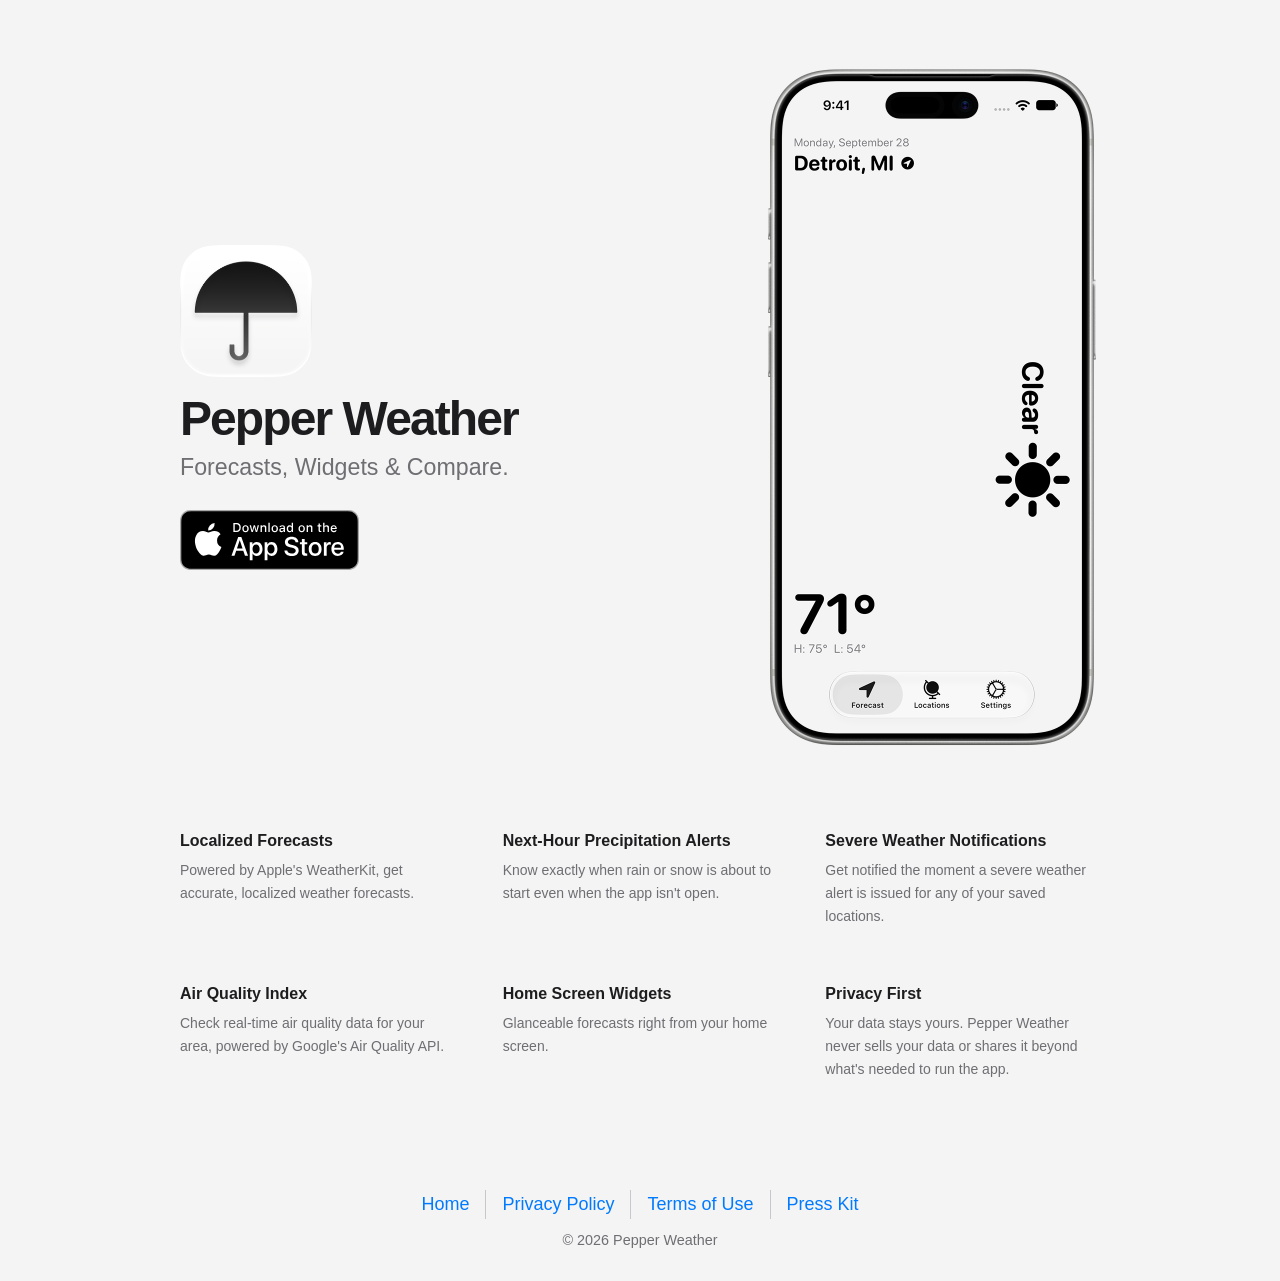
<file: index.html>
<!doctype html>
<html lang="en">
<head>
  <meta charset="utf-8">
  <meta name="viewport" content="width=device-width, initial-scale=1">
  <meta name="description" content="Pepper Weather gives you a fast, clean forecast without the clutter.">
  <title>Pepper Weather</title>
  <link rel="icon" type="image/png" href="content/Pepper%20Weather%20Favicon.png">
  <link rel="stylesheet" href="pages/styles.css">
</head>
<body>
  <main class="home-hero">
    <div class="hero-copy">
      <img class="app-icon" src="content/Pepper%20Weather%20Press%20Kit/Pepper%20Weather%20App%20Icon-iOS-Default-1024%401x.png" alt="Pepper Weather app icon">
      <h1>Pepper Weather</h1>
      <h2>Forecasts, Widgets & Compare.</h2>
      <p><a class="app-store-badge" href="https://apps.apple.com/us/app/pepper-weather/id6747927222"><img src="content/Download_on_App_Store/Black_lockup/SVG/Download_on_the_App_Store_Badge_US-UK_RGB_blk_092917.svg" alt="Download on the App Store"></a></p>
    </div>
    <img class="app-screenshot" src="content/iPhone%2017%20Pro%20-%20Front%20Page.png?v=20261001" alt="Pepper Weather app screen on iPhone 17 Pro">
  </main>
  <section class="features" aria-label="Pepper Weather features">
    <article>
      <h2>Localized Forecasts</h2>
      <p>Powered by Apple's WeatherKit, get accurate, localized weather forecasts.</p>
    </article>
    <article>
      <h2>Next-Hour Precipitation Alerts</h2>
      <p>Know exactly when rain or snow is about to start even when the app isn't open.</p>
    </article>
    <article>
      <h2>Severe Weather Notifications</h2>
      <p>Get notified the moment a severe weather alert is issued for any of your saved locations.</p>
    </article>
    <article>
      <h2>Air Quality Index</h2>
      <p>Check real-time air quality data for your area, powered by Google's Air Quality API.</p>
    </article>
    <article>
      <h2>Home Screen Widgets</h2>
      <p>Glanceable forecasts right from your home screen.</p>
    </article>
    <article>
      <h2>Privacy First</h2>
      <p>Your data stays yours. Pepper Weather never sells your data or shares it beyond what's needed to run the app.</p>
    </article>
  </section>
  <footer>
    <div class="footer-links"><a href="./" aria-current="page">Home</a><a href="pages/privacy-policy">Privacy Policy</a><a href="pages/terms-of-use">Terms of Use</a><a href="pages/press-kit">Press Kit</a></div>
    <div>© 2026 Pepper Weather</div>
  </footer>
</body>
</html>
</file>
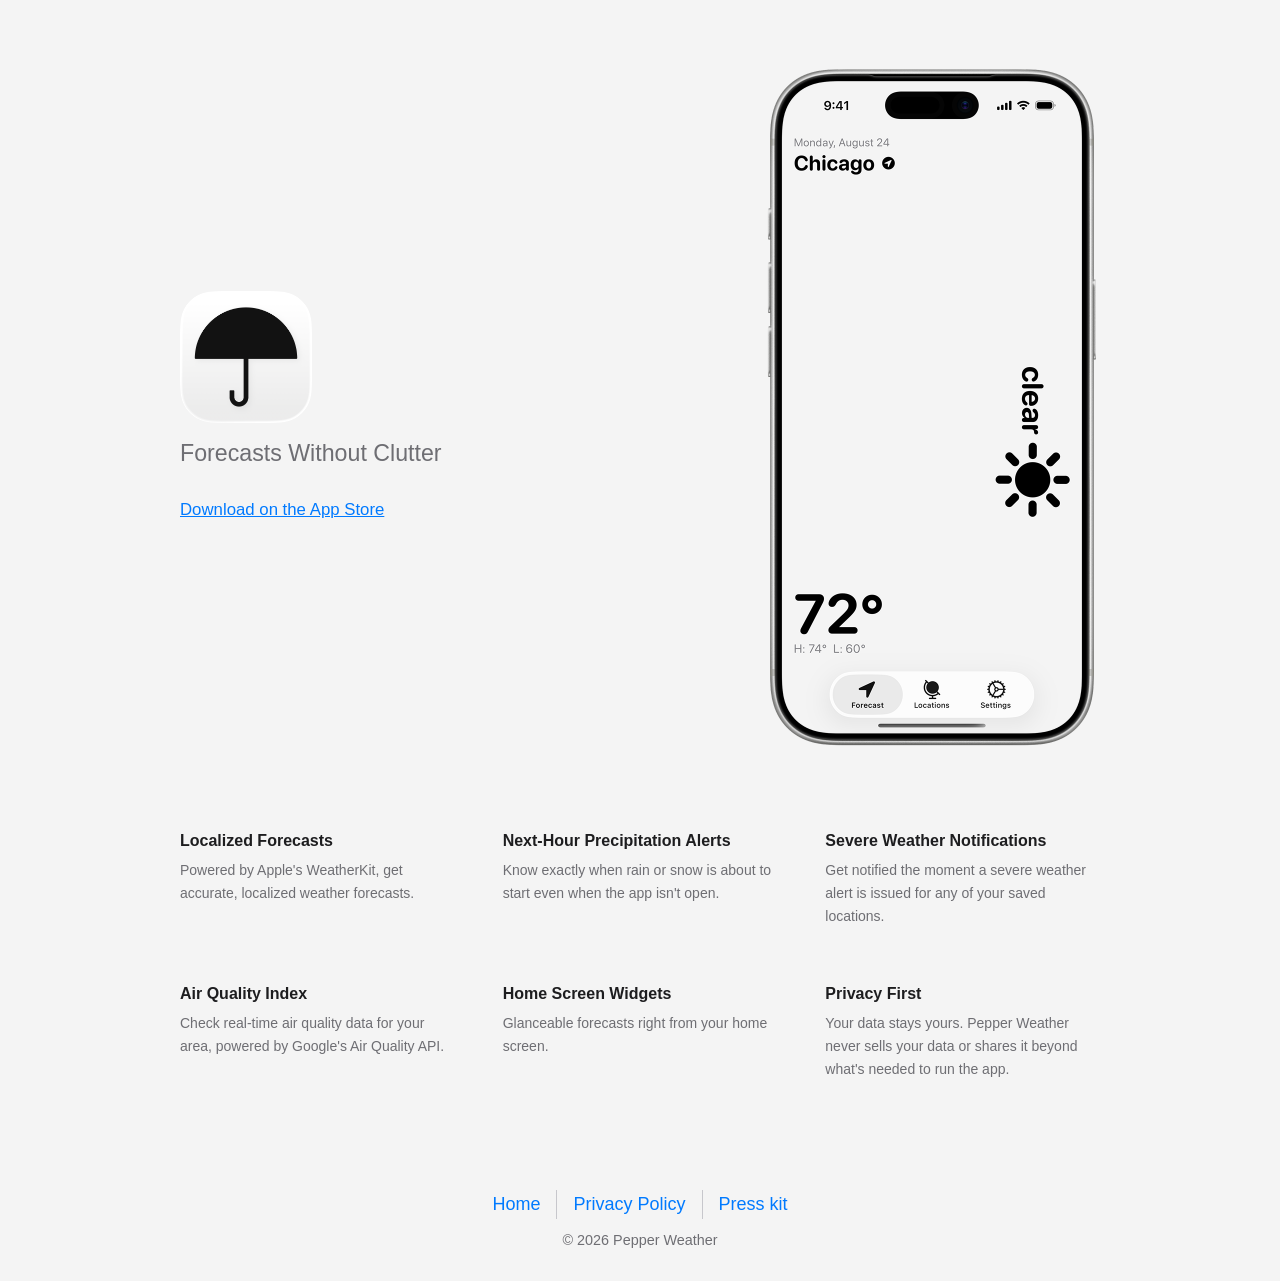
<file: Pages/index.html>
<!doctype html>
<html lang="en">
<head>
  <meta charset="utf-8">
  <meta name="viewport" content="width=device-width, initial-scale=1">
  <meta name="description" content="Pepper Weather gives you a fast, clean forecast without the clutter.">
  <title>Pepper Weather</title>
  <link rel="stylesheet" href="styles.css">
</head>
<body>
  <main class="home-hero">
    <div class="hero-copy">
      <img class="app-icon" src="../Content/Pepper%20Weather%20Press%20Kit/Pepper%20Weather%20App%20Icon-iOS-Default-1024x1024%401x.png" alt="Pepper Weather app icon">
      <h2>Forecasts Without Clutter</h2>
      <p><a class="download" href="https://apps.apple.com/us/app/pepper-weather/id6747927222">Download on the App Store</a></p>
    </div>
    <img class="app-screenshot" src="../Content/iPhone%2017%20Pro%20Main.png" alt="Pepper Weather app screen on iPhone 17 Pro">
  </main>
  <section class="features" aria-label="Pepper Weather features">
    <article>
      <h2>Localized Forecasts</h2>
      <p>Powered by Apple's WeatherKit, get accurate, localized weather forecasts.</p>
    </article>
    <article>
      <h2>Next-Hour Precipitation Alerts</h2>
      <p>Know exactly when rain or snow is about to start even when the app isn't open.</p>
    </article>
    <article>
      <h2>Severe Weather Notifications</h2>
      <p>Get notified the moment a severe weather alert is issued for any of your saved locations.</p>
    </article>
    <article>
      <h2>Air Quality Index</h2>
      <p>Check real-time air quality data for your area, powered by Google's Air Quality API.</p>
    </article>
    <article>
      <h2>Home Screen Widgets</h2>
      <p>Glanceable forecasts right from your home screen.</p>
    </article>
    <article>
      <h2>Privacy First</h2>
      <p>Your data stays yours. Pepper Weather never sells your data or shares it beyond what's needed to run the app.</p>
    </article>
  </section>
  <footer>
    <div class="footer-links"><a href="index.html" aria-current="page">Home</a><a href="privacy-policy.html">Privacy Policy</a><a href="press-kit.html">Press kit</a></div>
    <div>© 2026 Pepper Weather</div>
  </footer>
</body>
</html>
</file>
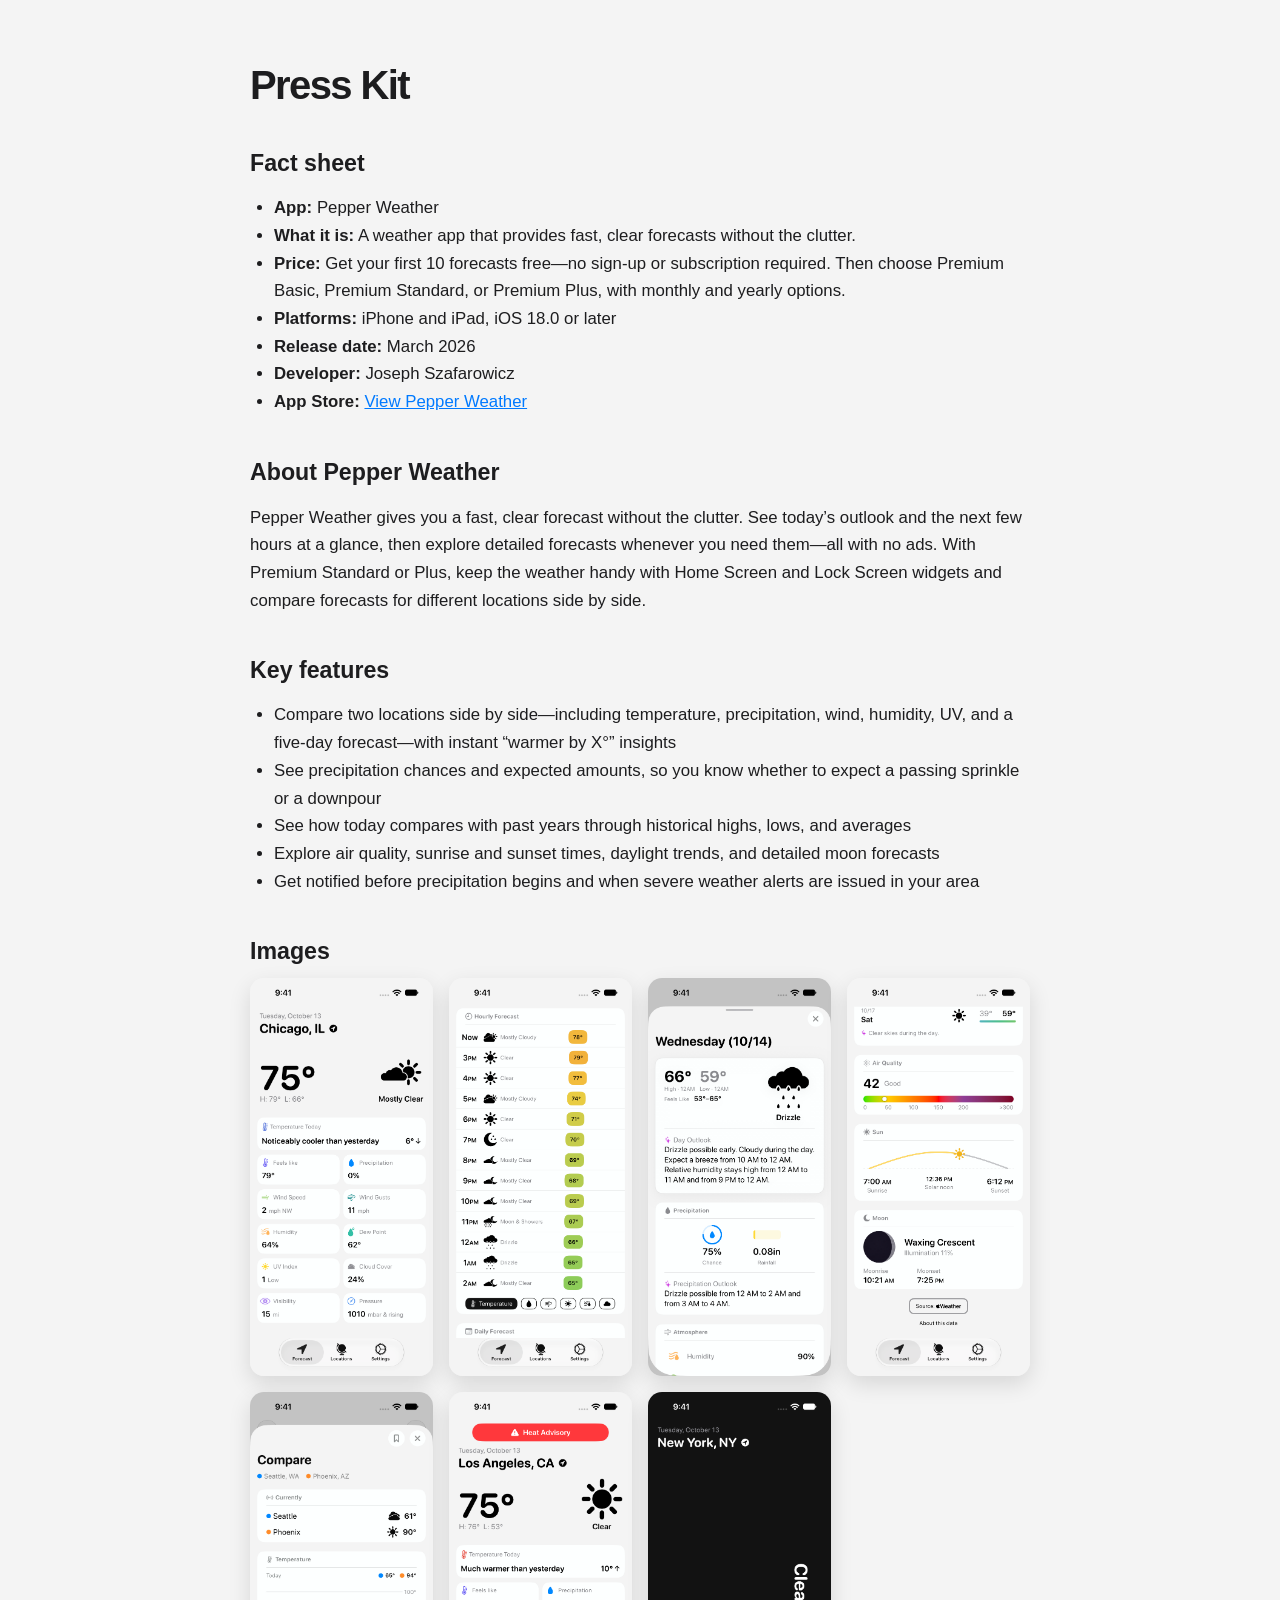
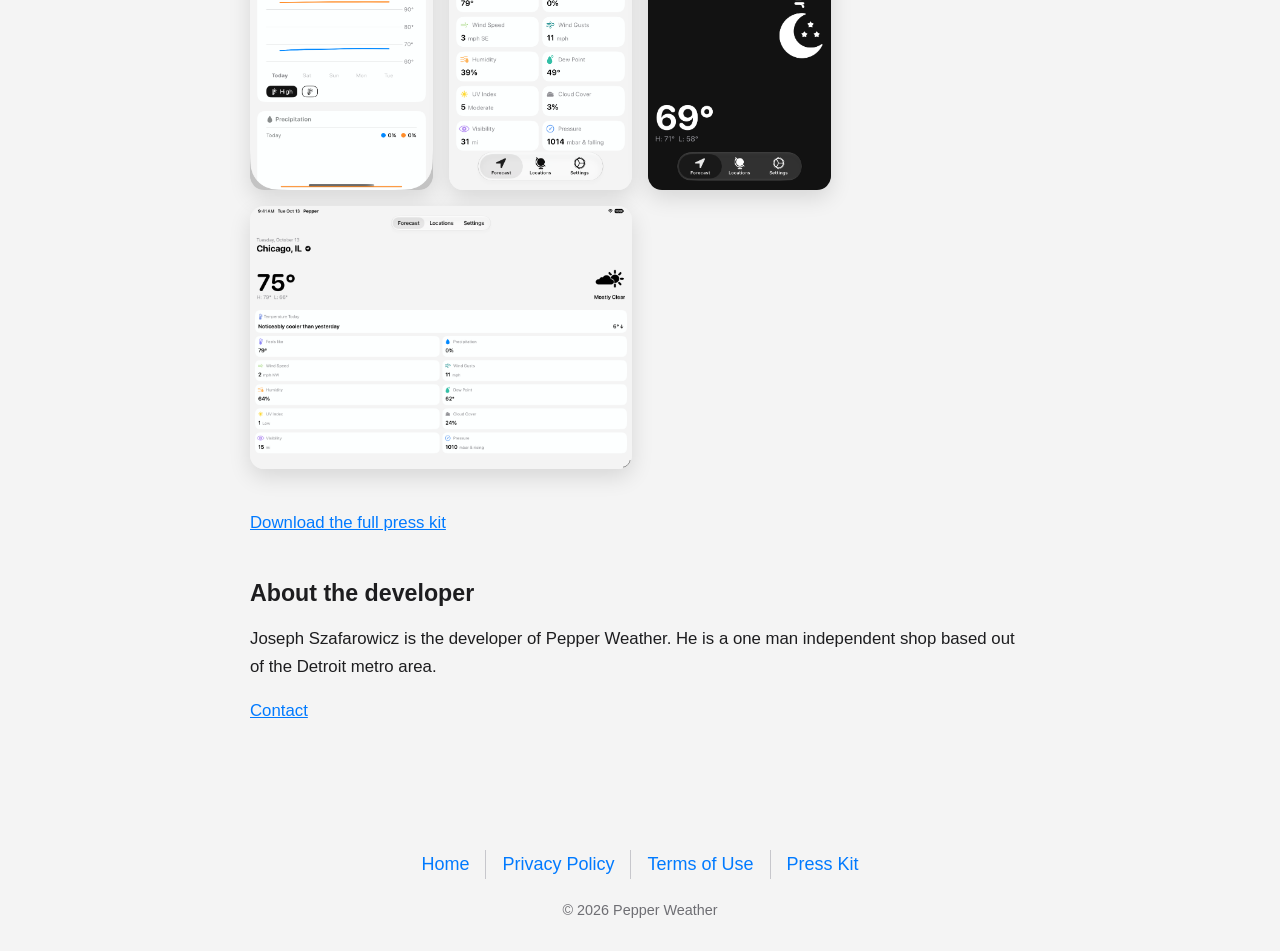
<file: pages/press-kit.html>
<!doctype html>
<html lang="en">
<head>
  <meta charset="utf-8">
  <meta name="viewport" content="width=device-width, initial-scale=1">
  <meta name="description" content="Press kit for Pepper Weather.">
  <title>Press Kit · Pepper Weather</title>
  <link rel="icon" type="image/png" href="../content/Pepper%20Weather%20Favicon.png">
  <link rel="stylesheet" href="styles.css">
</head>
<body>
  <main class="document-page">
    <h1>Press Kit</h1>
    <h2>Fact sheet</h2>
    <ul>
      <li><strong>App:</strong> Pepper Weather</li>
      <li><strong>What it is:</strong> A weather app that provides fast, clear forecasts without the clutter.</li>
      <li><strong>Price:</strong> Get your first 10 forecasts free—no sign-up or subscription required. Then choose Premium Basic, Premium Standard, or Premium Plus, with monthly and yearly options.</li>
      <li><strong>Platforms:</strong> iPhone and iPad, iOS 18.0 or later</li>
      <li><strong>Release date:</strong> March 2026</li>
      <li><strong>Developer:</strong> Joseph Szafarowicz</li>
      <li><strong>App Store:</strong> <a href="https://apps.apple.com/us/app/pepper-weather/id6747927222">View Pepper Weather</a></li>
    </ul>
    <h2>About Pepper Weather</h2>
    <p>Pepper Weather gives you a fast, clear forecast without the clutter. See today’s outlook and the next few hours at a glance, then explore detailed forecasts whenever you need them—all with no ads. With Premium Standard or Plus, keep the weather handy with Home Screen and Lock Screen widgets and compare forecasts for different locations side by side.</p>
    <h2>Key features</h2>
    <ul>
      <li>Compare two locations side by side—including temperature, precipitation, wind, humidity, UV, and a five-day forecast—with instant “warmer by X°” insights</li>
      <li>See precipitation chances and expected amounts, so you know whether to expect a passing sprinkle or a downpour</li>
      <li>See how today compares with past years through historical highs, lows, and averages</li>
      <li>Explore air quality, sunrise and sunset times, daylight trends, and detailed moon forecasts</li>
      <li>Get notified before precipitation begins and when severe weather alerts are issued in your area</li>
    </ul>
    <h2>Images</h2>
    <div class="gallery">
      <img src="../content/Pepper%20Weather%20Press%20Kit/Screenshot%20iPhone%2017%20Pro%2010-13-2026%20at%205.11.49%E2%80%AFPM.png" alt="Pepper Weather on iPhone">
      <img src="../content/Pepper%20Weather%20Press%20Kit/Screenshot%20iPhone%2017%20Pro%2010-13-2026%20at%203.18.14%E2%80%AFPM.png" alt="Pepper Weather on iPhone">
      <img src="../content/Pepper%20Weather%20Press%20Kit/Screenshot%20iPhone%2017%20Pro%2010-13-2026%20at%203.21.35%E2%80%AFPM.png" alt="Pepper Weather on iPhone">
      <img src="../content/Pepper%20Weather%20Press%20Kit/Screenshot%20iPhone%2017%20Pro%2010-13-2026%20at%203.23.39%E2%80%AFPM.png" alt="Pepper Weather on iPhone">
      <img src="../content/Pepper%20Weather%20Press%20Kit/Screenshot%20iPhone%2017%20Pro%2010-02-2026%20at%202.01.39%E2%80%AFPM.png" alt="Pepper Weather on iPhone">
      <img src="../content/Pepper%20Weather%20Press%20Kit/Screenshot%20iPhone%2017%20Pro%2010-13-2026%20at%205.11.42%E2%80%AFPM.png" alt="Pepper Weather on iPhone">
      <img src="../content/Pepper%20Weather%20Press%20Kit/Screenshot%20iPhone%2017%20Pro%2010-13-2026%20at%208.30.04%E2%80%AFPM.png" alt="Pepper Weather on iPhone">
      <img class="ipad" src="../content/Pepper%20Weather%20Press%20Kit/Screenshot%20iPad%20Pro%2011-inch%20%28M5%29%2010-13-2026%20at%205.12.35%E2%80%AFPM.png" alt="Pepper Weather on iPad">
    </div>
    <p><a class="download" href="../content/Pepper%20Weather%20Press%20Kit.zip">Download the full press kit</a></p>
    <h2>About the developer</h2>
    <p>Joseph Szafarowicz is the developer of Pepper Weather. He is a one man independent shop based out of the Detroit metro area.</p>
    <p><a href="mailto:pepperweatherapp@gmail.com">Contact</a></p>
  </main>
  <footer>
    <nav class="page-links" aria-label="Page navigation">
      <a href="../">Home</a>
      <a href="privacy-policy">Privacy Policy</a>
      <a href="terms-of-use">Terms of Use</a>
      <a href="press-kit" aria-current="page">Press Kit</a>
    </nav>
    <div>© 2026 Pepper Weather</div>
  </footer>
</body>
</html>
</file>
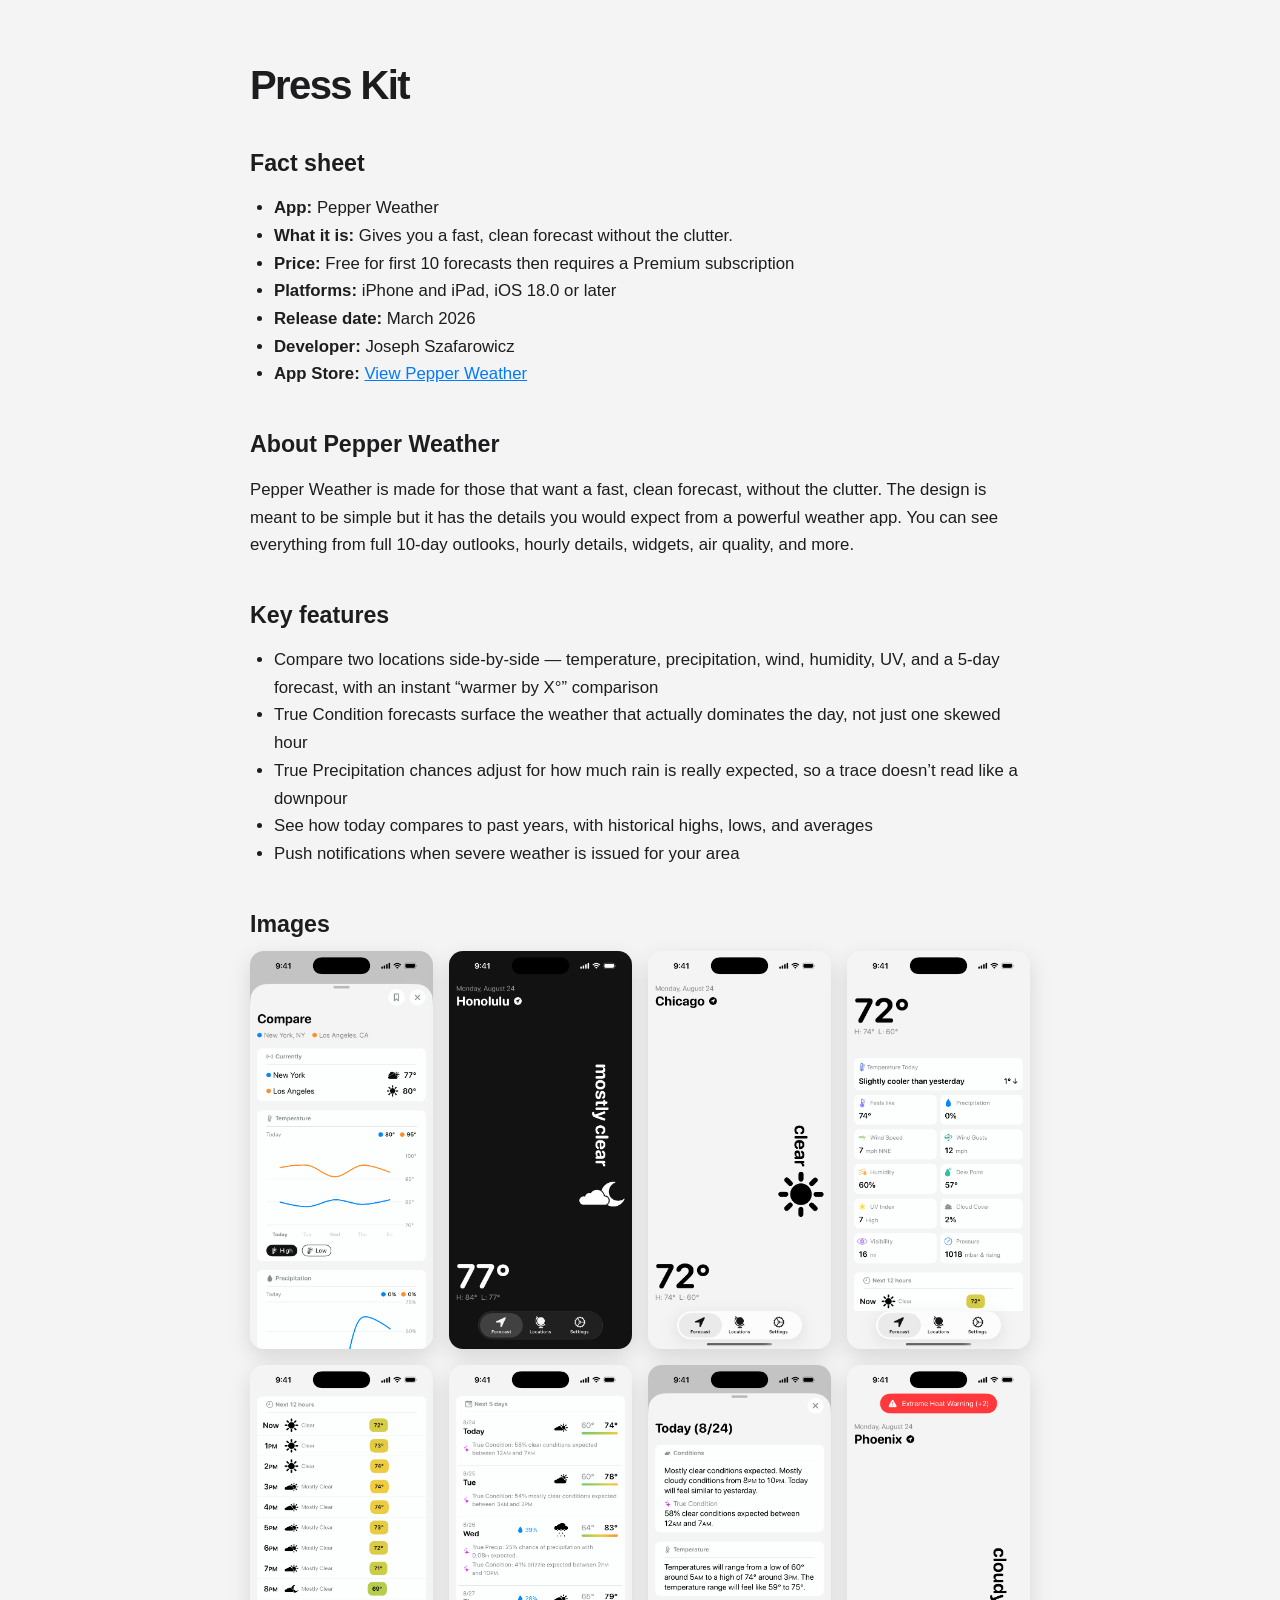
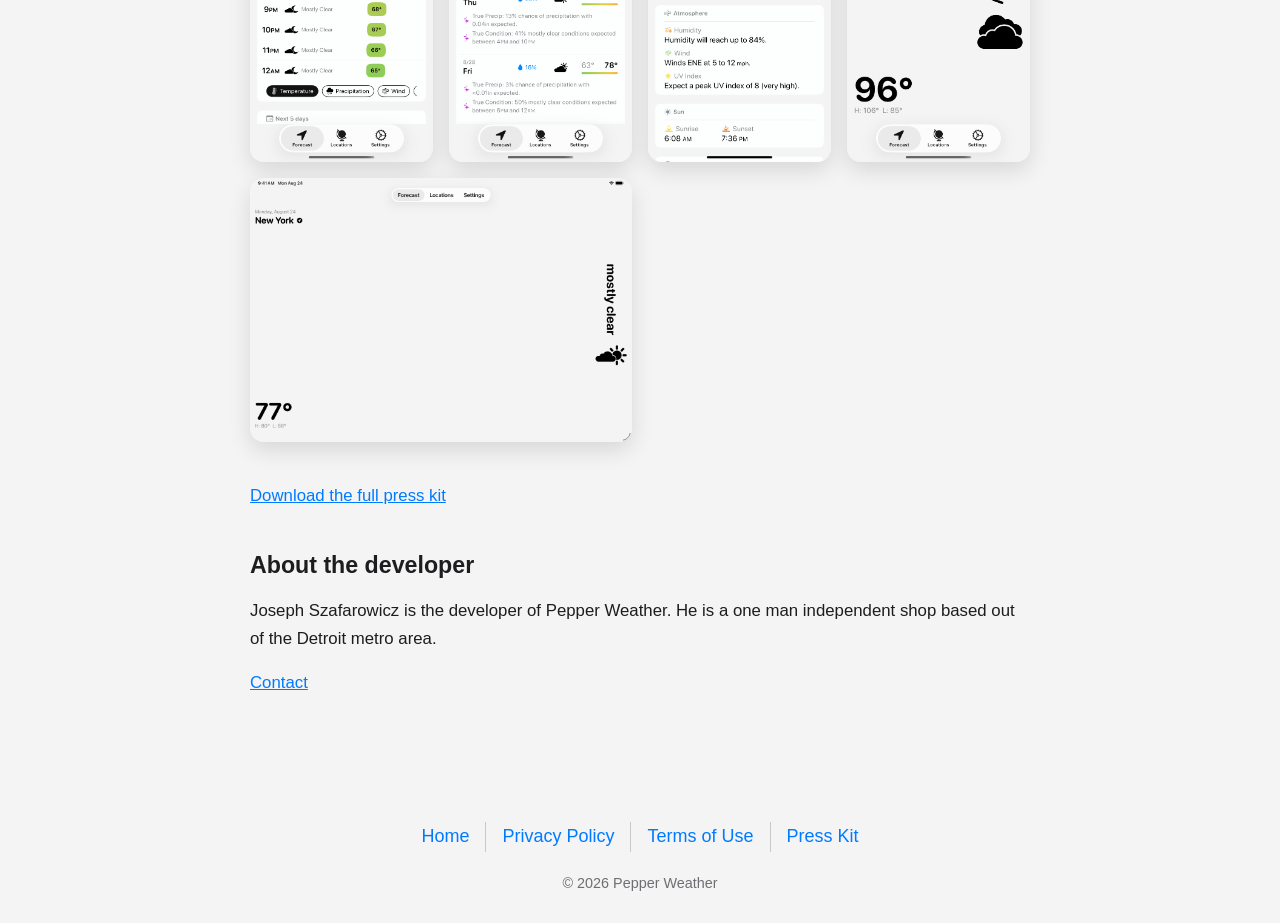
<file: Pages/press-kit.html>
<!doctype html>
<html lang="en">
<head>
  <meta charset="utf-8">
  <meta name="viewport" content="width=device-width, initial-scale=1">
  <meta name="description" content="Press kit for Pepper Weather.">
  <title>Press Kit · Pepper Weather</title>
  <link rel="icon" type="image/png" href="../Content/Pepper%20Weather%20Favicon.png">
  <link rel="stylesheet" href="styles.css">
</head>
<body>
  <main class="document-page">
    <h1>Press Kit</h1>
    <h2>Fact sheet</h2>
    <ul>
      <li><strong>App:</strong> Pepper Weather</li>
      <li><strong>What it is:</strong> Gives you a fast, clean forecast without the clutter.</li>
      <li><strong>Price:</strong> Free for first 10 forecasts then requires a Premium subscription</li>
      <li><strong>Platforms:</strong> iPhone and iPad, iOS 18.0 or later</li>
      <li><strong>Release date:</strong> March 2026</li>
      <li><strong>Developer:</strong> Joseph Szafarowicz</li>
      <li><strong>App Store:</strong> <a href="https://apps.apple.com/us/app/pepper-weather/id6747927222">View Pepper Weather</a></li>
    </ul>
    <h2>About Pepper Weather</h2>
    <p>Pepper Weather is made for those that want a fast, clean forecast, without the clutter. The design is meant to be simple but it has the details you would expect from a powerful weather app. You can see everything from full 10-day outlooks, hourly details, widgets, air quality, and more.</p>
    <h2>Key features</h2>
    <ul>
      <li>Compare two locations side-by-side — temperature, precipitation, wind, humidity, UV, and a 5-day forecast, with an instant “warmer by X°” comparison</li>
      <li>True Condition forecasts surface the weather that actually dominates the day, not just one skewed hour</li>
      <li>True Precipitation chances adjust for how much rain is really expected, so a trace doesn’t read like a downpour</li>
      <li>See how today compares to past years, with historical highs, lows, and averages</li>
      <li>Push notifications when severe weather is issued for your area</li>
    </ul>
    <h2>Images</h2>
    <div class="gallery">
      <img src="../Content/Pepper%20Weather%20Press%20Kit/Simulator%20Screenshot%20-%20iPhone%2017%20Pro%20-%202026-08-24%20at%2012.07.36.png" alt="Pepper Weather forecast screen">
      <img src="../Content/Pepper%20Weather%20Press%20Kit/Simulator%20Screenshot%20-%20iPhone%2017%20Pro%20-%202026-08-24%20at%2012.09.01.png" alt="Pepper Weather forecast details">
      <img src="../Content/Pepper%20Weather%20Press%20Kit/Simulator%20Screenshot%20-%20iPhone%2017%20Pro%20-%202026-08-24%20at%2013.19.43.png" alt="Pepper Weather forecast view">
      <img src="../Content/Pepper%20Weather%20Press%20Kit/Simulator%20Screenshot%20-%20iPhone%2017%20Pro%20-%202026-08-24%20at%2013.19.56.png" alt="Pepper Weather location view">
      <img src="../Content/Pepper%20Weather%20Press%20Kit/Simulator%20Screenshot%20-%20iPhone%2017%20Pro%20-%202026-08-24%20at%2013.20.06.png" alt="Pepper Weather weather details">
      <img src="../Content/Pepper%20Weather%20Press%20Kit/Simulator%20Screenshot%20-%20iPhone%2017%20Pro%20-%202026-08-24%20at%2013.20.14.png" alt="Pepper Weather app screen">
      <img src="../Content/Pepper%20Weather%20Press%20Kit/Simulator%20Screenshot%20-%20iPhone%2017%20Pro%20-%202026-08-24%20at%2013.20.28.png" alt="Pepper Weather app screen">
      <img src="../Content/Pepper%20Weather%20Press%20Kit/Simulator%20Screenshot%20-%20iPhone%2017%20Pro%20-%202026-08-24%20at%2013.24.10.png" alt="Pepper Weather app screen">
      <img class="ipad" src="../Content/Pepper%20Weather%20Press%20Kit/Simulator%20Screenshot%20-%20iPad%20Pro%2011-inch%20%28M5%29%20-%202026-08-24%20at%2012.14.56.png" alt="Pepper Weather on iPad">
    </div>
    <p><a class="download" href="../Content/Pepper%20Weather%20Press%20Kit.zip">Download the full press kit</a></p>
    <h2>About the developer</h2>
    <p>Joseph Szafarowicz is the developer of Pepper Weather. He is a one man independent shop based out of the Detroit metro area.</p>
    <p><a href="mailto:pepperweatherapp@gmail.com">Contact</a></p>
  </main>
  <footer>
    <nav class="page-links" aria-label="Page navigation">
      <a href="../">Home</a>
      <a href="privacy-policy">Privacy Policy</a>
      <a href="terms-of-use">Terms of Use</a>
      <a href="press-kit" aria-current="page">Press Kit</a>
    </nav>
    <div>© 2026 Pepper Weather</div>
  </footer>
</body>
</html>
</file>
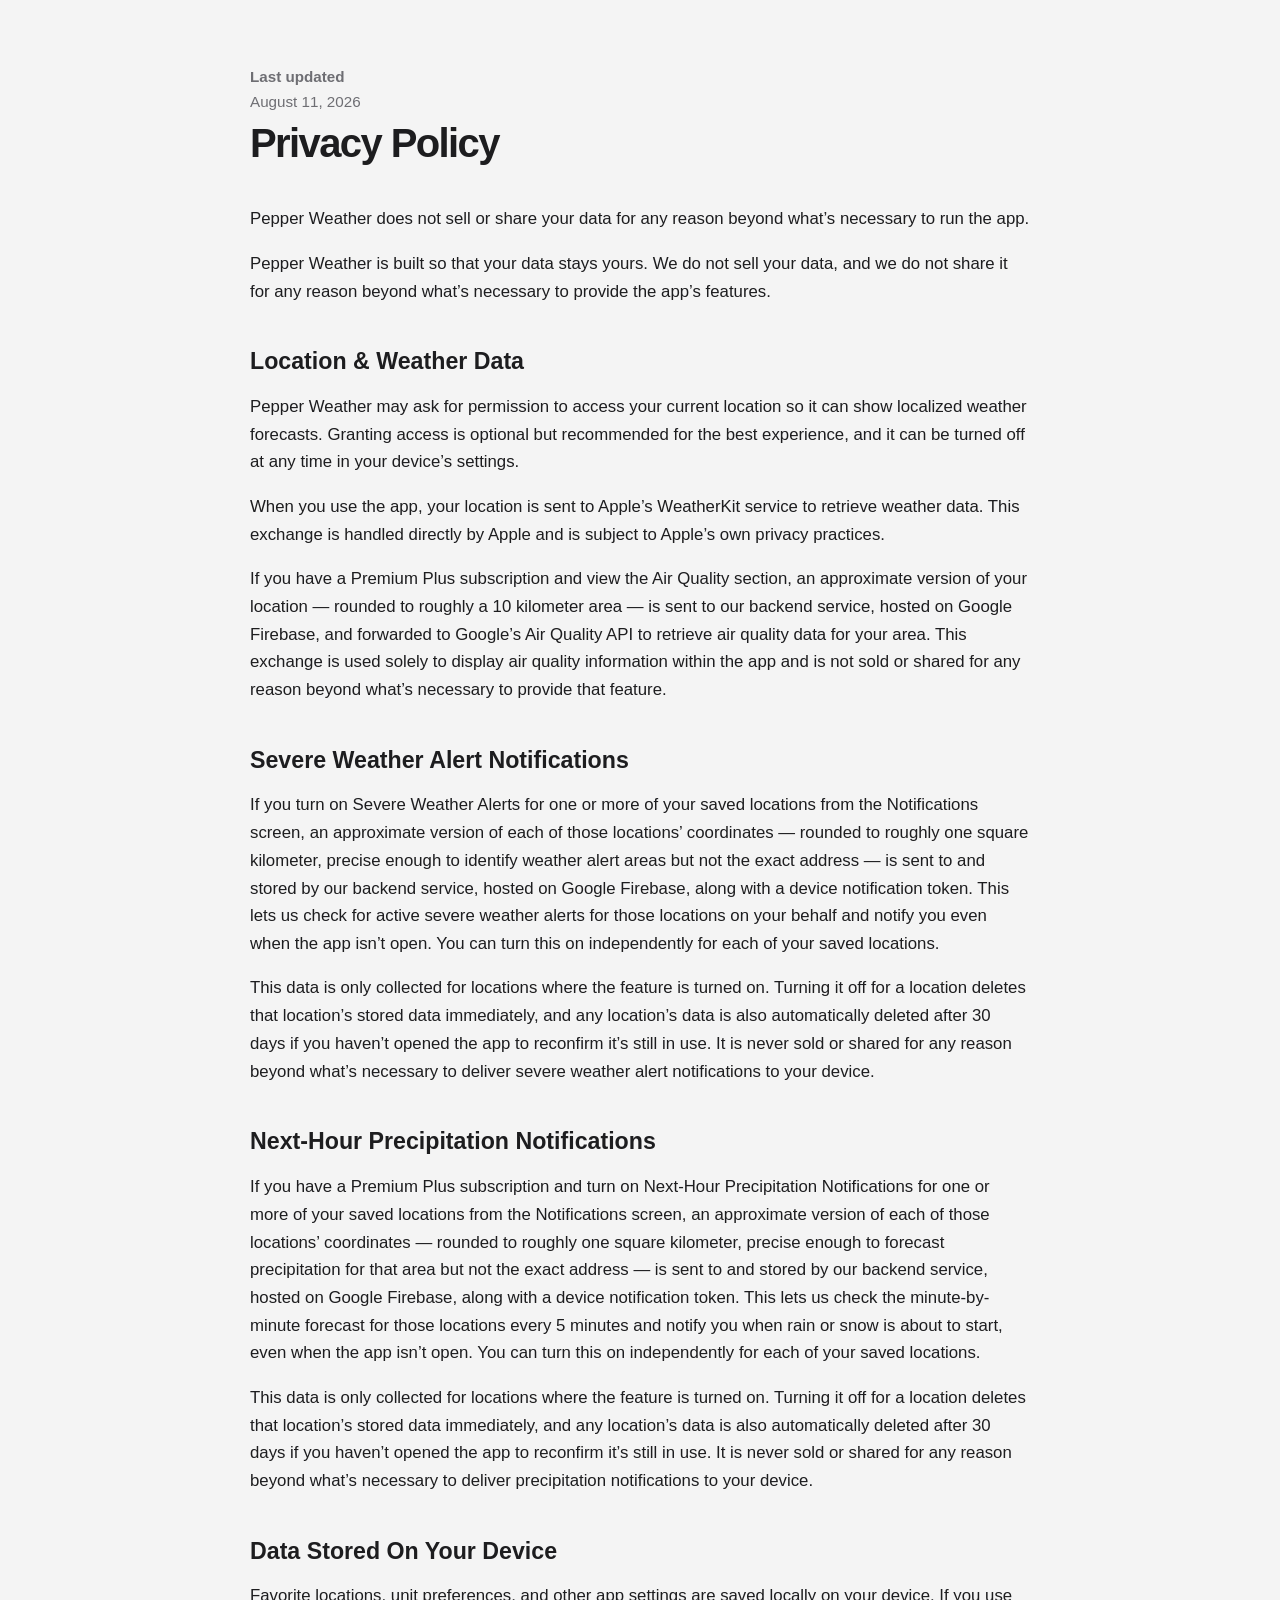
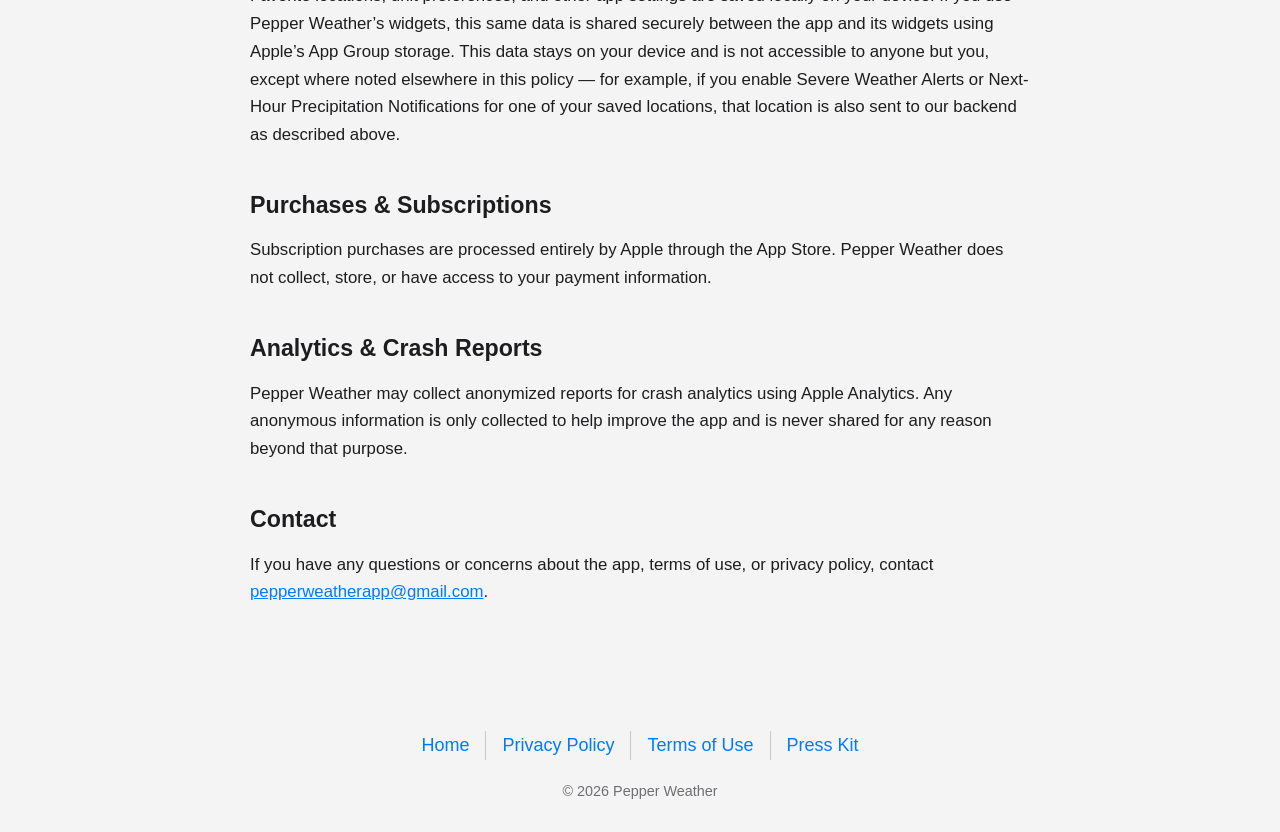
<file: Pages/privacy-policy.html>
<!doctype html>
<html lang="en">
<head>
  <meta charset="utf-8">
  <meta name="viewport" content="width=device-width, initial-scale=1">
  <meta name="description" content="Privacy policy for Pepper Weather.">
  <title>Privacy Policy · Pepper Weather</title>
  <link rel="icon" type="image/png" href="../Content/Pepper%20Weather%20Favicon.png">
  <link rel="stylesheet" href="styles.css">
</head>
<body>
  <main class="document-page">
    <p class="eyebrow"><strong>Last updated</strong><br>August 11, 2026</p>
    <h1>Privacy Policy</h1>
    <section><p>Pepper Weather does not sell or share your data for any reason beyond what’s necessary to run the app.</p></section>
    <p>Pepper Weather is built so that your data stays yours. We do not sell your data, and we do not share it for any reason beyond what’s necessary to provide the app’s features.</p>
    <h2>Location &amp; Weather Data</h2>
    <p>Pepper Weather may ask for permission to access your current location so it can show localized weather forecasts. Granting access is optional but recommended for the best experience, and it can be turned off at any time in your device’s settings.</p>
    <p>When you use the app, your location is sent to Apple’s WeatherKit service to retrieve weather data. This exchange is handled directly by Apple and is subject to Apple’s own privacy practices.</p>
    <p>If you have a Premium Plus subscription and view the Air Quality section, an approximate version of your location — rounded to roughly a 10 kilometer area — is sent to our backend service, hosted on Google Firebase, and forwarded to Google’s Air Quality API to retrieve air quality data for your area. This exchange is used solely to display air quality information within the app and is not sold or shared for any reason beyond what’s necessary to provide that feature.</p>
    <h2>Severe Weather Alert Notifications</h2>
    <p>If you turn on Severe Weather Alerts for one or more of your saved locations from the Notifications screen, an approximate version of each of those locations’ coordinates — rounded to roughly one square kilometer, precise enough to identify weather alert areas but not the exact address — is sent to and stored by our backend service, hosted on Google Firebase, along with a device notification token. This lets us check for active severe weather alerts for those locations on your behalf and notify you even when the app isn’t open. You can turn this on independently for each of your saved locations.</p>
    <p>This data is only collected for locations where the feature is turned on. Turning it off for a location deletes that location’s stored data immediately, and any location’s data is also automatically deleted after 30 days if you haven’t opened the app to reconfirm it’s still in use. It is never sold or shared for any reason beyond what’s necessary to deliver severe weather alert notifications to your device.</p>
    <h2>Next-Hour Precipitation Notifications</h2>
    <p>If you have a Premium Plus subscription and turn on Next-Hour Precipitation Notifications for one or more of your saved locations from the Notifications screen, an approximate version of each of those locations’ coordinates — rounded to roughly one square kilometer, precise enough to forecast precipitation for that area but not the exact address — is sent to and stored by our backend service, hosted on Google Firebase, along with a device notification token. This lets us check the minute-by-minute forecast for those locations every 5 minutes and notify you when rain or snow is about to start, even when the app isn’t open. You can turn this on independently for each of your saved locations.</p>
    <p>This data is only collected for locations where the feature is turned on. Turning it off for a location deletes that location’s stored data immediately, and any location’s data is also automatically deleted after 30 days if you haven’t opened the app to reconfirm it’s still in use. It is never sold or shared for any reason beyond what’s necessary to deliver precipitation notifications to your device.</p>
    <h2>Data Stored On Your Device</h2>
    <p>Favorite locations, unit preferences, and other app settings are saved locally on your device. If you use Pepper Weather’s widgets, this same data is shared securely between the app and its widgets using Apple’s App Group storage. This data stays on your device and is not accessible to anyone but you, except where noted elsewhere in this policy — for example, if you enable Severe Weather Alerts or Next-Hour Precipitation Notifications for one of your saved locations, that location is also sent to our backend as described above.</p>
    <h2>Purchases &amp; Subscriptions</h2>
    <p>Subscription purchases are processed entirely by Apple through the App Store. Pepper Weather does not collect, store, or have access to your payment information.</p>
    <h2>Analytics &amp; Crash Reports</h2>
    <p>Pepper Weather may collect anonymized reports for crash analytics using Apple Analytics. Any anonymous information is only collected to help improve the app and is never shared for any reason beyond that purpose.</p>
    <h2>Contact</h2>
    <p>If you have any questions or concerns about the app, terms of use, or privacy policy, contact <a href="mailto:pepperweatherapp@gmail.com">pepperweatherapp@gmail.com</a>.</p>
  </main>
  <footer>
    <nav class="page-links" aria-label="Page navigation">
      <a href="../">Home</a>
      <a href="privacy-policy" aria-current="page">Privacy Policy</a>
      <a href="terms-of-use">Terms of Use</a>
      <a href="press-kit">Press Kit</a>
    </nav>
    <div>© 2026 Pepper Weather</div>
  </footer>
</body>
</html>
</file>
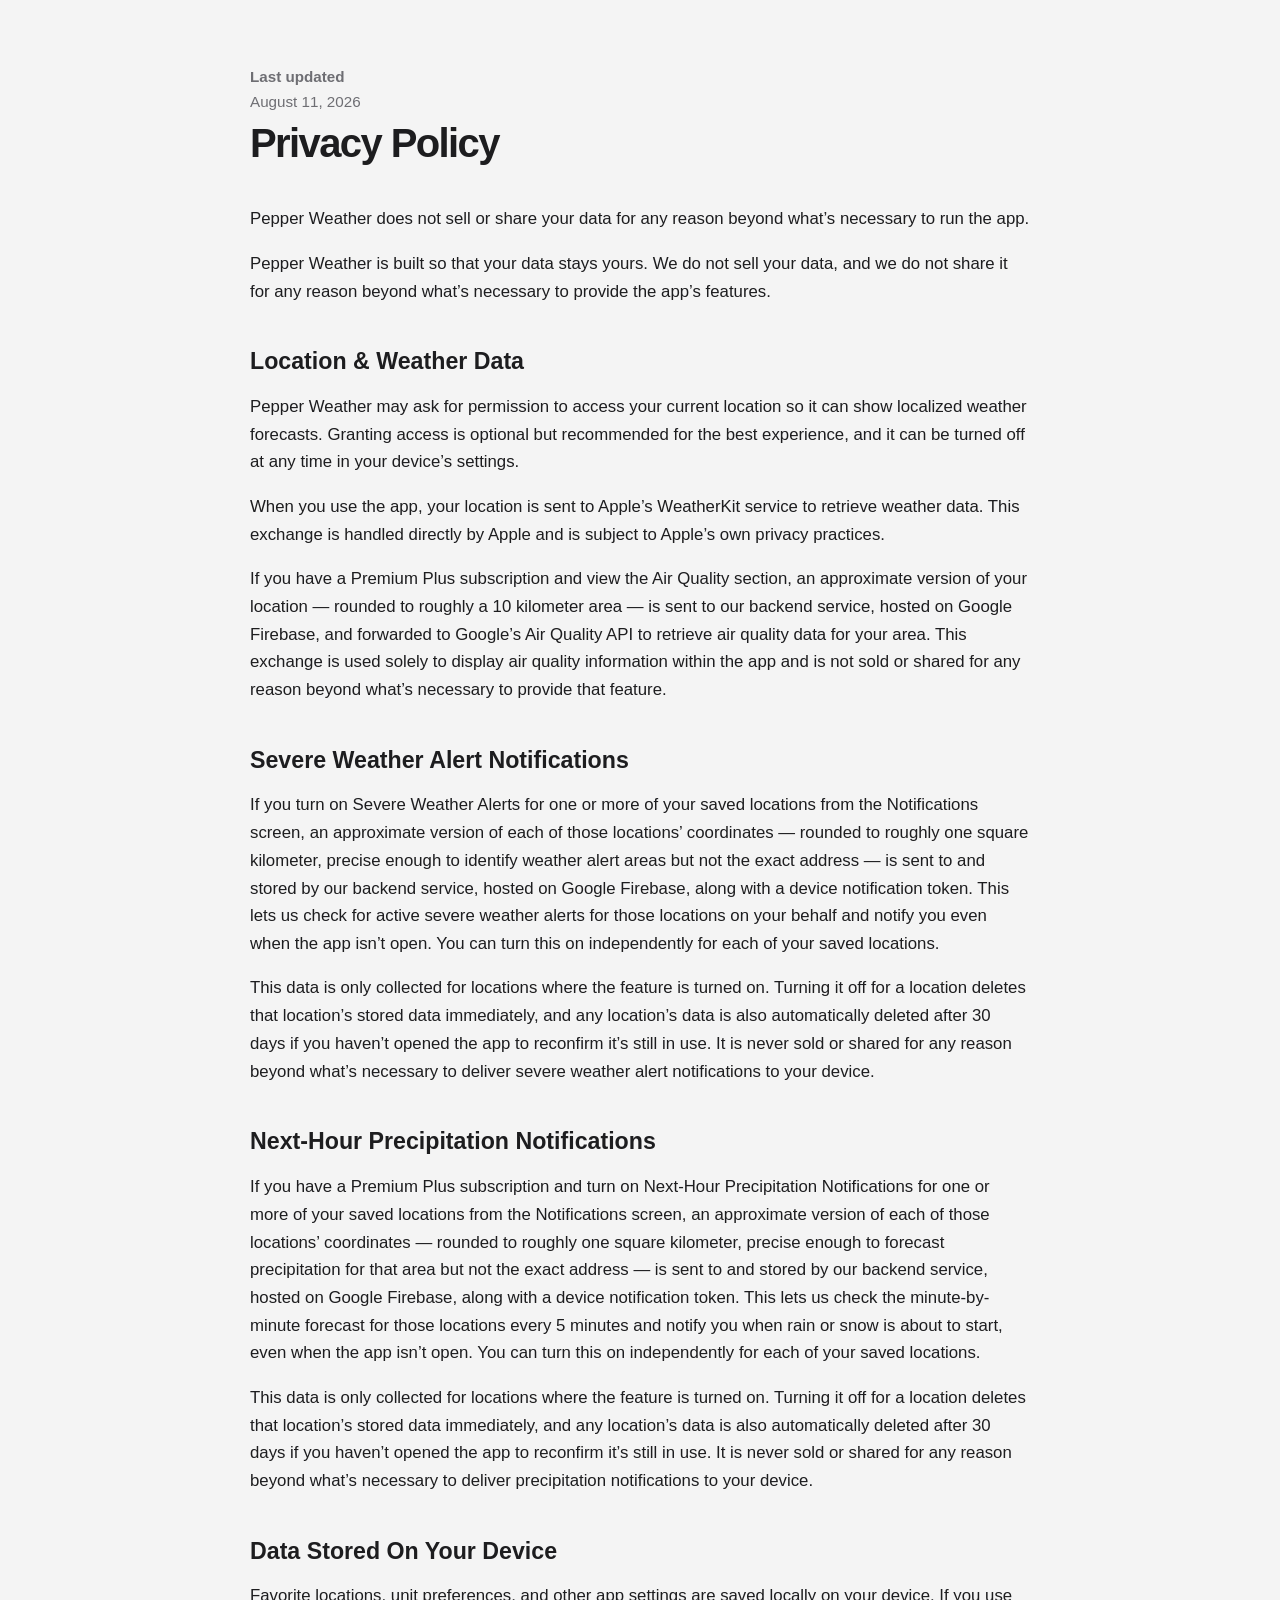
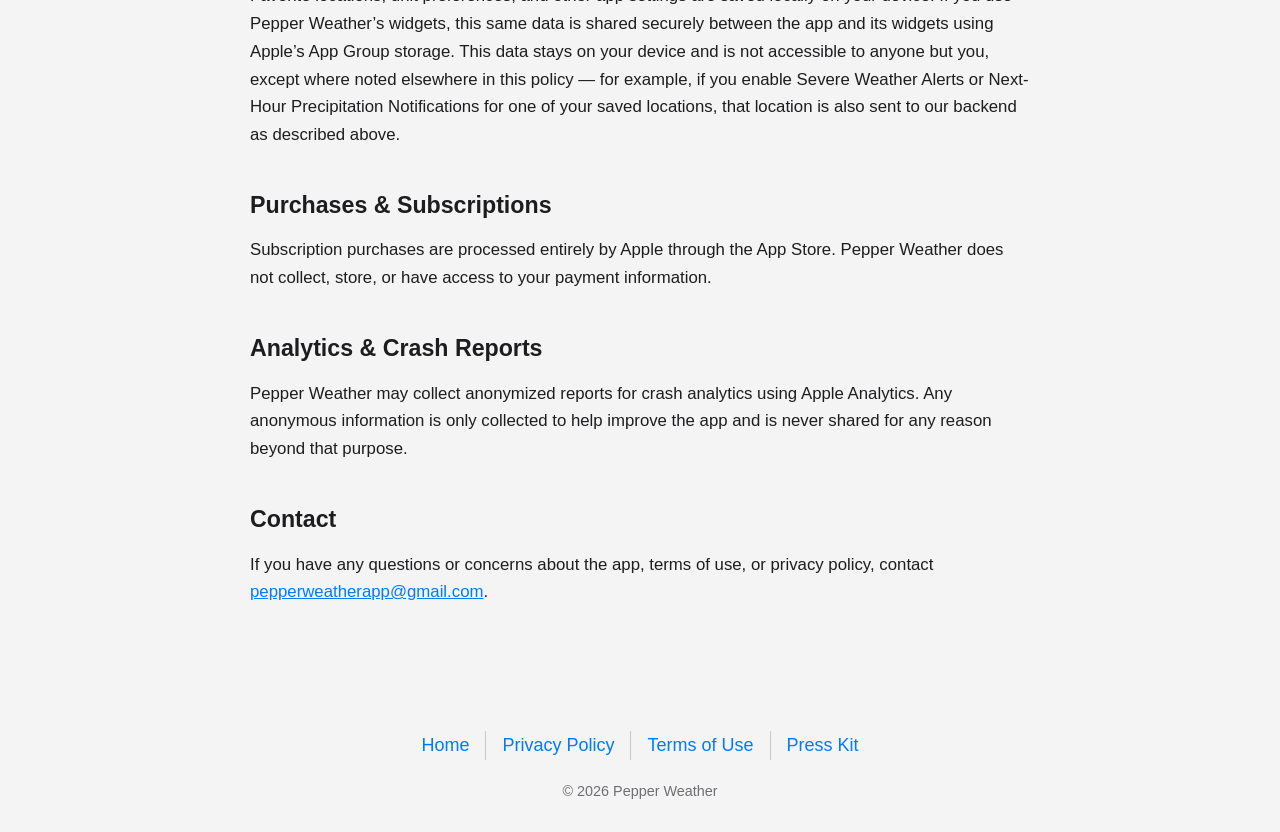
<file: pages/privacy-policy.html>
<!doctype html>
<html lang="en">
<head>
  <meta charset="utf-8">
  <meta name="viewport" content="width=device-width, initial-scale=1">
  <meta name="description" content="Privacy policy for Pepper Weather.">
  <title>Privacy Policy · Pepper Weather</title>
  <link rel="icon" type="image/png" href="../content/Pepper%20Weather%20Favicon.png">
  <link rel="stylesheet" href="styles.css">
</head>
<body>
  <main class="document-page">
    <p class="eyebrow"><strong>Last updated</strong><br>August 11, 2026</p>
    <h1>Privacy Policy</h1>
    <section><p>Pepper Weather does not sell or share your data for any reason beyond what’s necessary to run the app.</p></section>
    <p>Pepper Weather is built so that your data stays yours. We do not sell your data, and we do not share it for any reason beyond what’s necessary to provide the app’s features.</p>
    <h2>Location &amp; Weather Data</h2>
    <p>Pepper Weather may ask for permission to access your current location so it can show localized weather forecasts. Granting access is optional but recommended for the best experience, and it can be turned off at any time in your device’s settings.</p>
    <p>When you use the app, your location is sent to Apple’s WeatherKit service to retrieve weather data. This exchange is handled directly by Apple and is subject to Apple’s own privacy practices.</p>
    <p>If you have a Premium Plus subscription and view the Air Quality section, an approximate version of your location — rounded to roughly a 10 kilometer area — is sent to our backend service, hosted on Google Firebase, and forwarded to Google’s Air Quality API to retrieve air quality data for your area. This exchange is used solely to display air quality information within the app and is not sold or shared for any reason beyond what’s necessary to provide that feature.</p>
    <h2>Severe Weather Alert Notifications</h2>
    <p>If you turn on Severe Weather Alerts for one or more of your saved locations from the Notifications screen, an approximate version of each of those locations’ coordinates — rounded to roughly one square kilometer, precise enough to identify weather alert areas but not the exact address — is sent to and stored by our backend service, hosted on Google Firebase, along with a device notification token. This lets us check for active severe weather alerts for those locations on your behalf and notify you even when the app isn’t open. You can turn this on independently for each of your saved locations.</p>
    <p>This data is only collected for locations where the feature is turned on. Turning it off for a location deletes that location’s stored data immediately, and any location’s data is also automatically deleted after 30 days if you haven’t opened the app to reconfirm it’s still in use. It is never sold or shared for any reason beyond what’s necessary to deliver severe weather alert notifications to your device.</p>
    <h2>Next-Hour Precipitation Notifications</h2>
    <p>If you have a Premium Plus subscription and turn on Next-Hour Precipitation Notifications for one or more of your saved locations from the Notifications screen, an approximate version of each of those locations’ coordinates — rounded to roughly one square kilometer, precise enough to forecast precipitation for that area but not the exact address — is sent to and stored by our backend service, hosted on Google Firebase, along with a device notification token. This lets us check the minute-by-minute forecast for those locations every 5 minutes and notify you when rain or snow is about to start, even when the app isn’t open. You can turn this on independently for each of your saved locations.</p>
    <p>This data is only collected for locations where the feature is turned on. Turning it off for a location deletes that location’s stored data immediately, and any location’s data is also automatically deleted after 30 days if you haven’t opened the app to reconfirm it’s still in use. It is never sold or shared for any reason beyond what’s necessary to deliver precipitation notifications to your device.</p>
    <h2>Data Stored On Your Device</h2>
    <p>Favorite locations, unit preferences, and other app settings are saved locally on your device. If you use Pepper Weather’s widgets, this same data is shared securely between the app and its widgets using Apple’s App Group storage. This data stays on your device and is not accessible to anyone but you, except where noted elsewhere in this policy — for example, if you enable Severe Weather Alerts or Next-Hour Precipitation Notifications for one of your saved locations, that location is also sent to our backend as described above.</p>
    <h2>Purchases &amp; Subscriptions</h2>
    <p>Subscription purchases are processed entirely by Apple through the App Store. Pepper Weather does not collect, store, or have access to your payment information.</p>
    <h2>Analytics &amp; Crash Reports</h2>
    <p>Pepper Weather may collect anonymized reports for crash analytics using Apple Analytics. Any anonymous information is only collected to help improve the app and is never shared for any reason beyond that purpose.</p>
    <h2>Contact</h2>
    <p>If you have any questions or concerns about the app, terms of use, or privacy policy, contact <a href="mailto:pepperweatherapp@gmail.com">pepperweatherapp@gmail.com</a>.</p>
  </main>
  <footer>
    <nav class="page-links" aria-label="Page navigation">
      <a href="../">Home</a>
      <a href="privacy-policy" aria-current="page">Privacy Policy</a>
      <a href="terms-of-use">Terms of Use</a>
      <a href="press-kit">Press Kit</a>
    </nav>
    <div>© 2026 Pepper Weather</div>
  </footer>
</body>
</html>
</file>
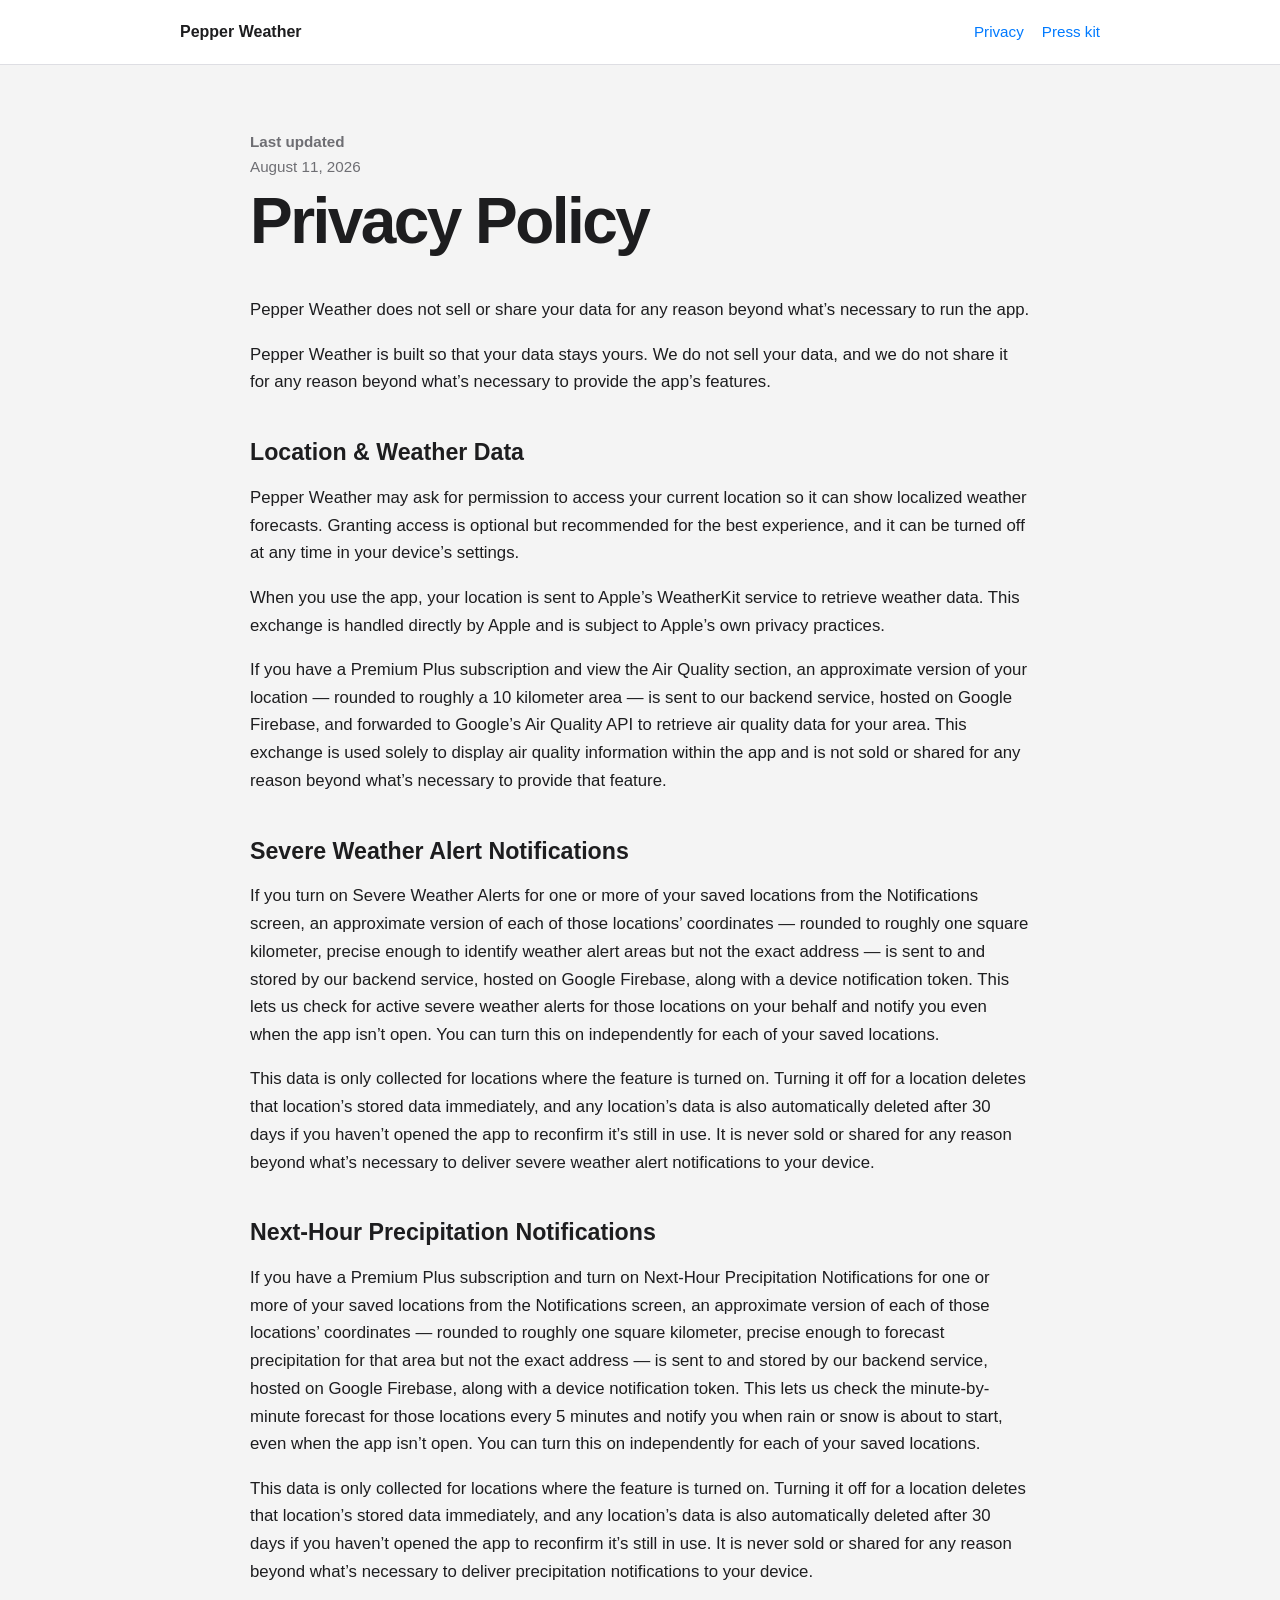
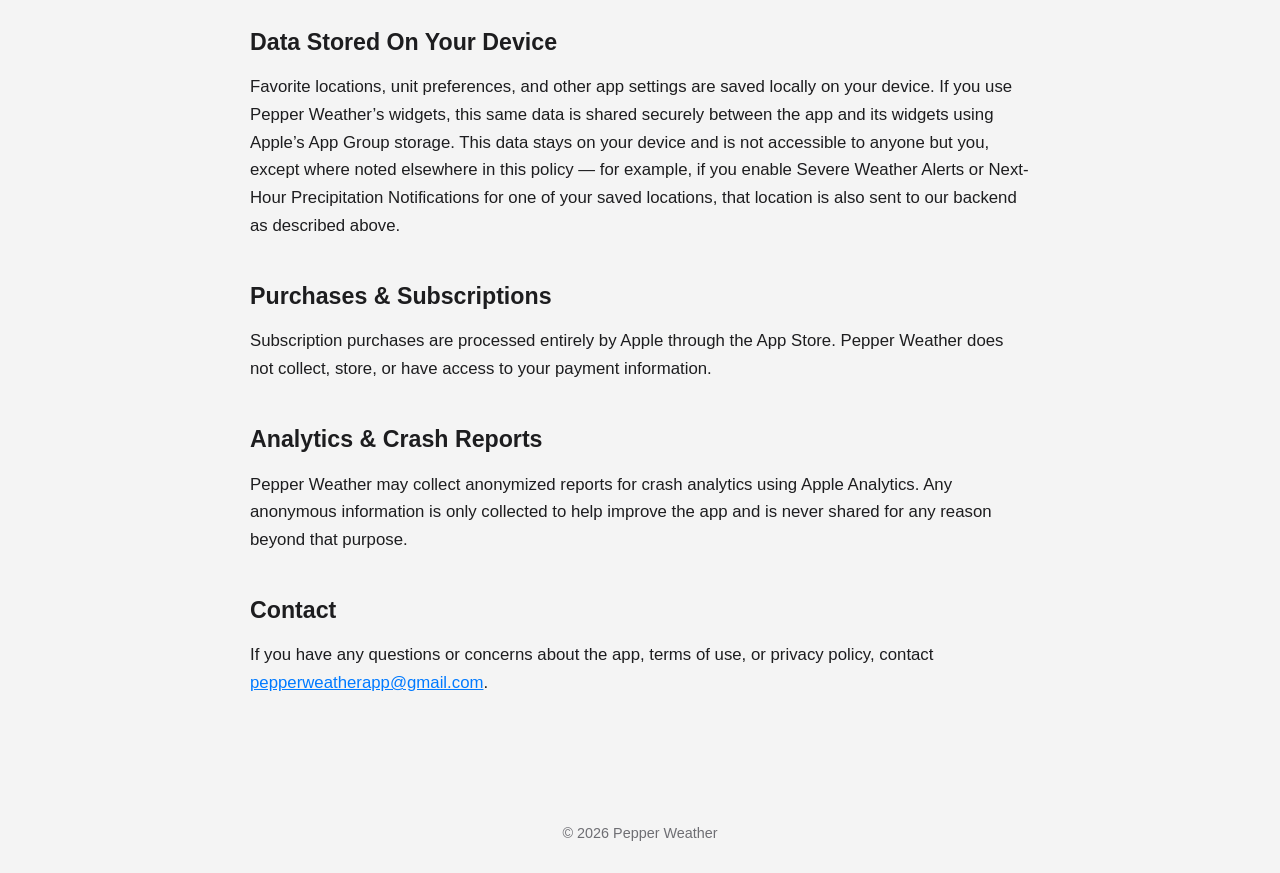
<file: Pages/privacy.html>
<!doctype html>
<html lang="en">
<head>
  <meta charset="utf-8">
  <meta name="viewport" content="width=device-width, initial-scale=1">
  <meta name="description" content="Privacy policy for Pepper Weather.">
  <title>Privacy Policy · Pepper Weather</title>
  <link rel="stylesheet" href="styles.css">
</head>
<body>
  <header><nav class="nav" aria-label="Primary"><a class="brand" href="index.html">Pepper Weather</a><div class="nav-links"><a href="privacy.html" aria-current="page">Privacy</a><a href="press-kit.html">Press kit</a></div></nav></header>
  <main>
    <p class="eyebrow"><strong>Last updated</strong><br>August 11, 2026</p>
    <h1>Privacy Policy</h1>
    <section><p>Pepper Weather does not sell or share your data for any reason beyond what’s necessary to run the app.</p></section>
    <p>Pepper Weather is built so that your data stays yours. We do not sell your data, and we do not share it for any reason beyond what’s necessary to provide the app’s features.</p>
    <h2>Location &amp; Weather Data</h2>
    <p>Pepper Weather may ask for permission to access your current location so it can show localized weather forecasts. Granting access is optional but recommended for the best experience, and it can be turned off at any time in your device’s settings.</p>
    <p>When you use the app, your location is sent to Apple’s WeatherKit service to retrieve weather data. This exchange is handled directly by Apple and is subject to Apple’s own privacy practices.</p>
    <p>If you have a Premium Plus subscription and view the Air Quality section, an approximate version of your location — rounded to roughly a 10 kilometer area — is sent to our backend service, hosted on Google Firebase, and forwarded to Google’s Air Quality API to retrieve air quality data for your area. This exchange is used solely to display air quality information within the app and is not sold or shared for any reason beyond what’s necessary to provide that feature.</p>
    <h2>Severe Weather Alert Notifications</h2>
    <p>If you turn on Severe Weather Alerts for one or more of your saved locations from the Notifications screen, an approximate version of each of those locations’ coordinates — rounded to roughly one square kilometer, precise enough to identify weather alert areas but not the exact address — is sent to and stored by our backend service, hosted on Google Firebase, along with a device notification token. This lets us check for active severe weather alerts for those locations on your behalf and notify you even when the app isn’t open. You can turn this on independently for each of your saved locations.</p>
    <p>This data is only collected for locations where the feature is turned on. Turning it off for a location deletes that location’s stored data immediately, and any location’s data is also automatically deleted after 30 days if you haven’t opened the app to reconfirm it’s still in use. It is never sold or shared for any reason beyond what’s necessary to deliver severe weather alert notifications to your device.</p>
    <h2>Next-Hour Precipitation Notifications</h2>
    <p>If you have a Premium Plus subscription and turn on Next-Hour Precipitation Notifications for one or more of your saved locations from the Notifications screen, an approximate version of each of those locations’ coordinates — rounded to roughly one square kilometer, precise enough to forecast precipitation for that area but not the exact address — is sent to and stored by our backend service, hosted on Google Firebase, along with a device notification token. This lets us check the minute-by-minute forecast for those locations every 5 minutes and notify you when rain or snow is about to start, even when the app isn’t open. You can turn this on independently for each of your saved locations.</p>
    <p>This data is only collected for locations where the feature is turned on. Turning it off for a location deletes that location’s stored data immediately, and any location’s data is also automatically deleted after 30 days if you haven’t opened the app to reconfirm it’s still in use. It is never sold or shared for any reason beyond what’s necessary to deliver precipitation notifications to your device.</p>
    <h2>Data Stored On Your Device</h2>
    <p>Favorite locations, unit preferences, and other app settings are saved locally on your device. If you use Pepper Weather’s widgets, this same data is shared securely between the app and its widgets using Apple’s App Group storage. This data stays on your device and is not accessible to anyone but you, except where noted elsewhere in this policy — for example, if you enable Severe Weather Alerts or Next-Hour Precipitation Notifications for one of your saved locations, that location is also sent to our backend as described above.</p>
    <h2>Purchases &amp; Subscriptions</h2>
    <p>Subscription purchases are processed entirely by Apple through the App Store. Pepper Weather does not collect, store, or have access to your payment information.</p>
    <h2>Analytics &amp; Crash Reports</h2>
    <p>Pepper Weather may collect anonymized reports for crash analytics using Apple Analytics. Any anonymous information is only collected to help improve the app and is never shared for any reason beyond that purpose.</p>
    <h2>Contact</h2>
    <p>If you have any questions or concerns about the app, terms of use, or privacy policy, contact <a href="mailto:pepperweatherapp@gmail.com">pepperweatherapp@gmail.com</a>.</p>
  </main>
  <footer>© 2026 Pepper Weather</footer>
</body>
</html>
</file>
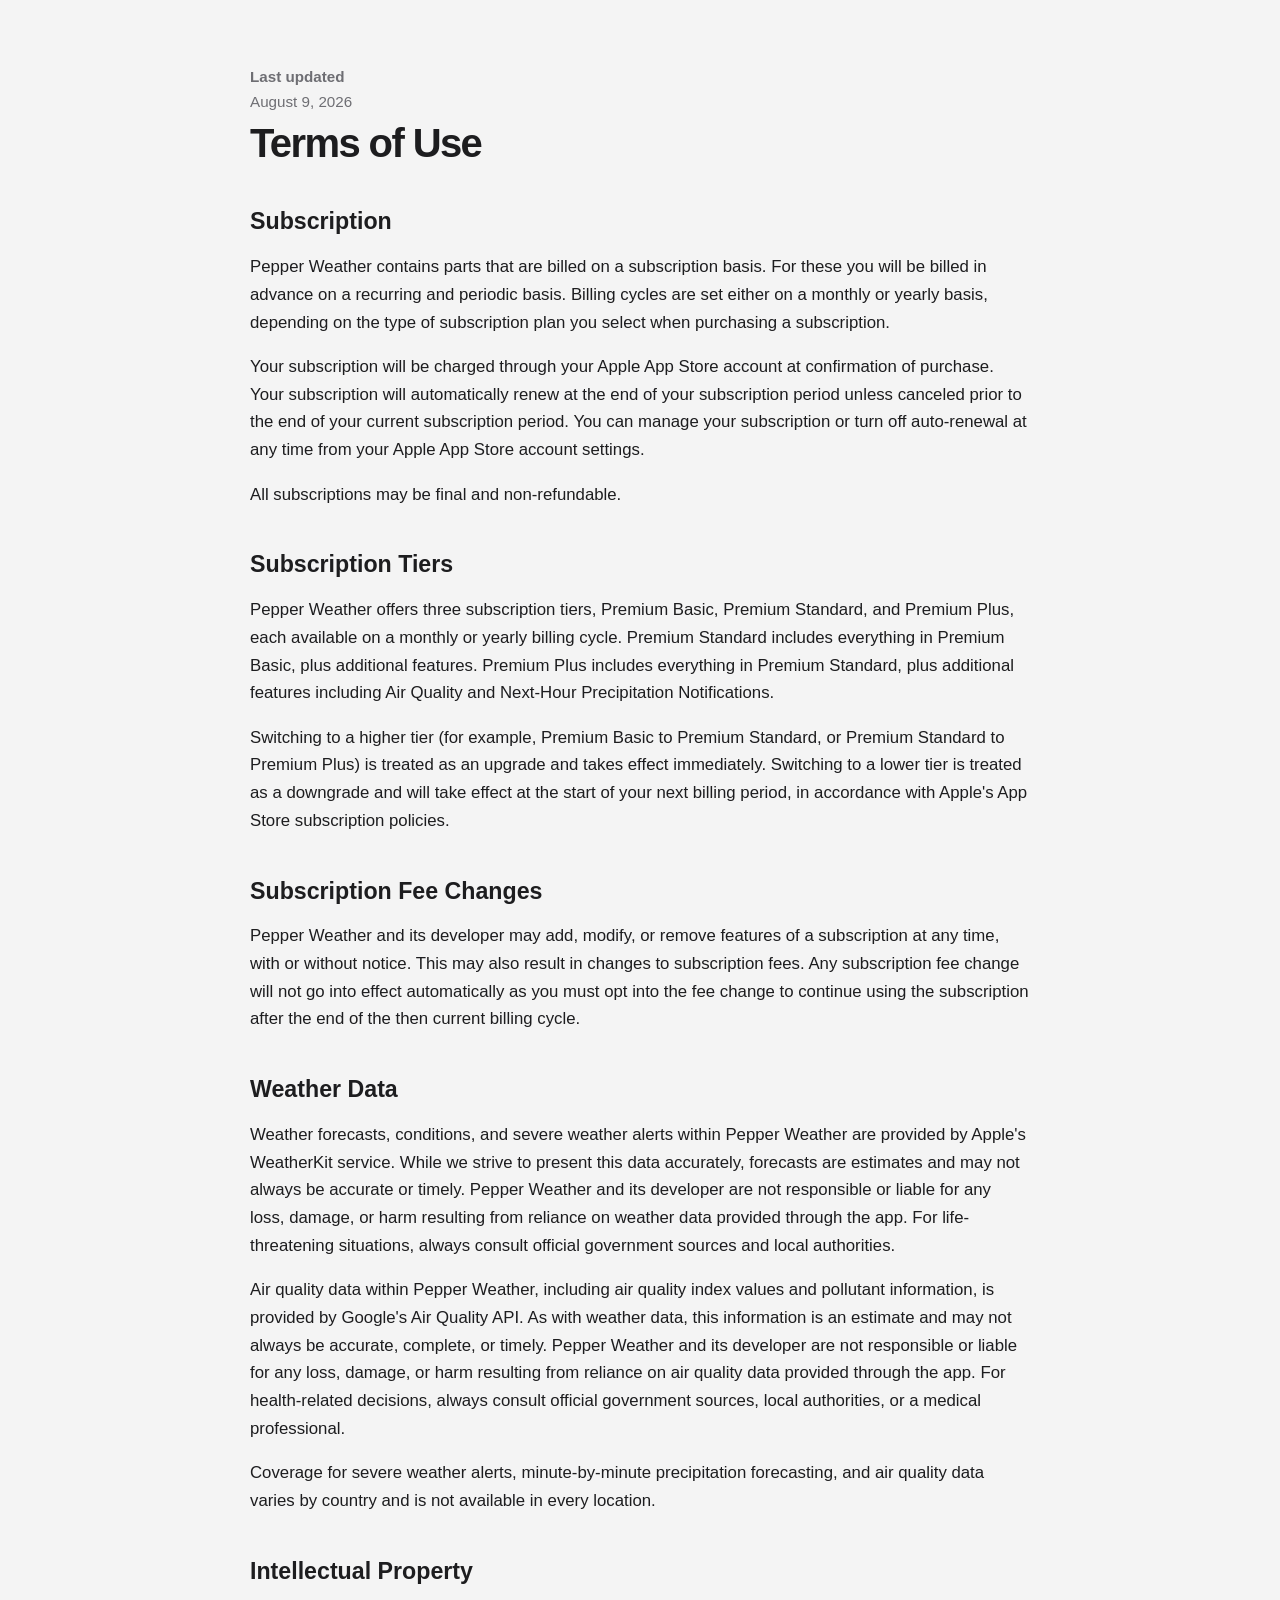
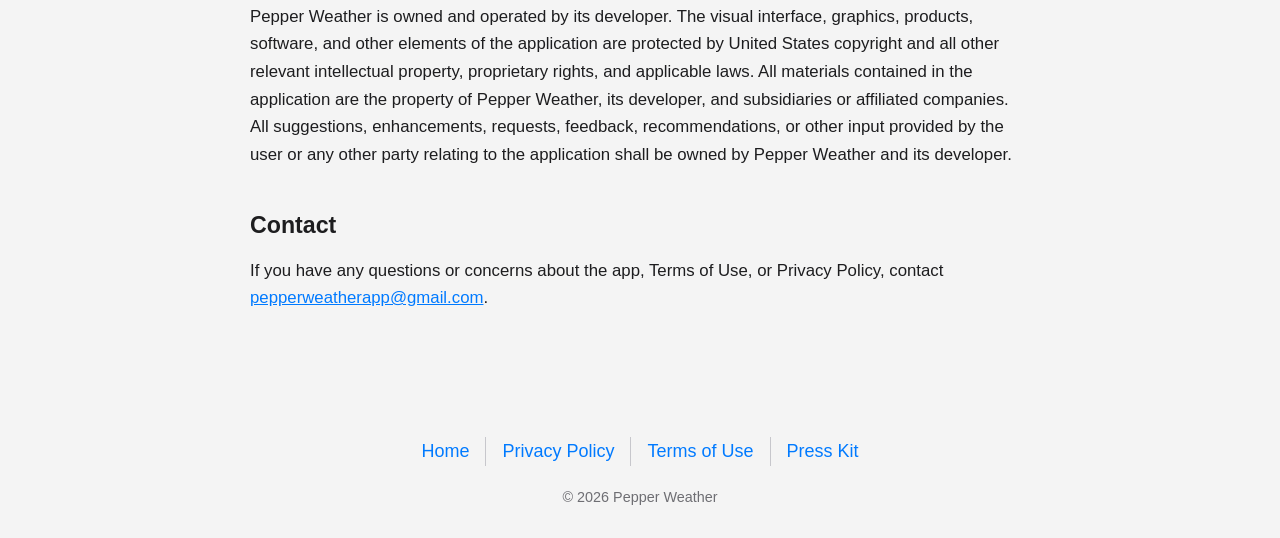
<file: Pages/terms-of-use.html>
<!doctype html>
<html lang="en">
<head>
  <meta charset="utf-8">
  <meta name="viewport" content="width=device-width, initial-scale=1">
  <meta name="description" content="Terms of Use for Pepper Weather.">
  <title>Terms of Use · Pepper Weather</title>
  <link rel="icon" type="image/png" href="../Content/Pepper%20Weather%20Favicon.png">
  <link rel="stylesheet" href="styles.css">
</head>
<body>
  <main class="document-page">
    <p class="eyebrow"><strong>Last updated</strong><br>August 9, 2026</p>
    <h1>Terms of Use</h1>

    <h2>Subscription</h2>
    <p>Pepper Weather contains parts that are billed on a subscription basis. For these you will be billed in advance on a recurring and periodic basis. Billing cycles are set either on a monthly or yearly basis, depending on the type of subscription plan you select when purchasing a subscription.</p>
    <p>Your subscription will be charged through your Apple App Store account at confirmation of purchase. Your subscription will automatically renew at the end of your subscription period unless canceled prior to the end of your current subscription period. You can manage your subscription or turn off auto-renewal at any time from your Apple App Store account settings.</p>
    <p>All subscriptions may be final and non-refundable.</p>

    <h2>Subscription Tiers</h2>
    <p>Pepper Weather offers three subscription tiers, Premium Basic, Premium Standard, and Premium Plus, each available on a monthly or yearly billing cycle. Premium Standard includes everything in Premium Basic, plus additional features. Premium Plus includes everything in Premium Standard, plus additional features including Air Quality and Next-Hour Precipitation Notifications.</p>
    <p>Switching to a higher tier (for example, Premium Basic to Premium Standard, or Premium Standard to Premium Plus) is treated as an upgrade and takes effect immediately. Switching to a lower tier is treated as a downgrade and will take effect at the start of your next billing period, in accordance with Apple's App Store subscription policies.</p>

    <h2>Subscription Fee Changes</h2>
    <p>Pepper Weather and its developer may add, modify, or remove features of a subscription at any time, with or without notice. This may also result in changes to subscription fees. Any subscription fee change will not go into effect automatically as you must opt into the fee change to continue using the subscription after the end of the then current billing cycle.</p>

    <h2>Weather Data</h2>
    <p>Weather forecasts, conditions, and severe weather alerts within Pepper Weather are provided by Apple's WeatherKit service. While we strive to present this data accurately, forecasts are estimates and may not always be accurate or timely. Pepper Weather and its developer are not responsible or liable for any loss, damage, or harm resulting from reliance on weather data provided through the app. For life-threatening situations, always consult official government sources and local authorities.</p>
    <p>Air quality data within Pepper Weather, including air quality index values and pollutant information, is provided by Google's Air Quality API. As with weather data, this information is an estimate and may not always be accurate, complete, or timely. Pepper Weather and its developer are not responsible or liable for any loss, damage, or harm resulting from reliance on air quality data provided through the app. For health-related decisions, always consult official government sources, local authorities, or a medical professional.</p>
    <p>Coverage for severe weather alerts, minute-by-minute precipitation forecasting, and air quality data varies by country and is not available in every location.</p>

    <h2>Intellectual Property</h2>
    <p>Pepper Weather is owned and operated by its developer. The visual interface, graphics, products, software, and other elements of the application are protected by United States copyright and all other relevant intellectual property, proprietary rights, and applicable laws. All materials contained in the application are the property of Pepper Weather, its developer, and subsidiaries or affiliated companies. All suggestions, enhancements, requests, feedback, recommendations, or other input provided by the user or any other party relating to the application shall be owned by Pepper Weather and its developer.</p>

    <h2>Contact</h2>
    <p>If you have any questions or concerns about the app, Terms of Use, or Privacy Policy, contact <a href="mailto:pepperweatherapp@gmail.com">pepperweatherapp@gmail.com</a>.</p>
  </main>
  <footer>
    <nav class="page-links" aria-label="Page navigation">
      <a href="../">Home</a>
      <a href="privacy-policy">Privacy Policy</a>
      <a href="terms-of-use" aria-current="page">Terms of Use</a>
      <a href="press-kit">Press Kit</a>
    </nav>
    <div>© 2026 Pepper Weather</div>
  </footer>
</body>
</html>
</file>
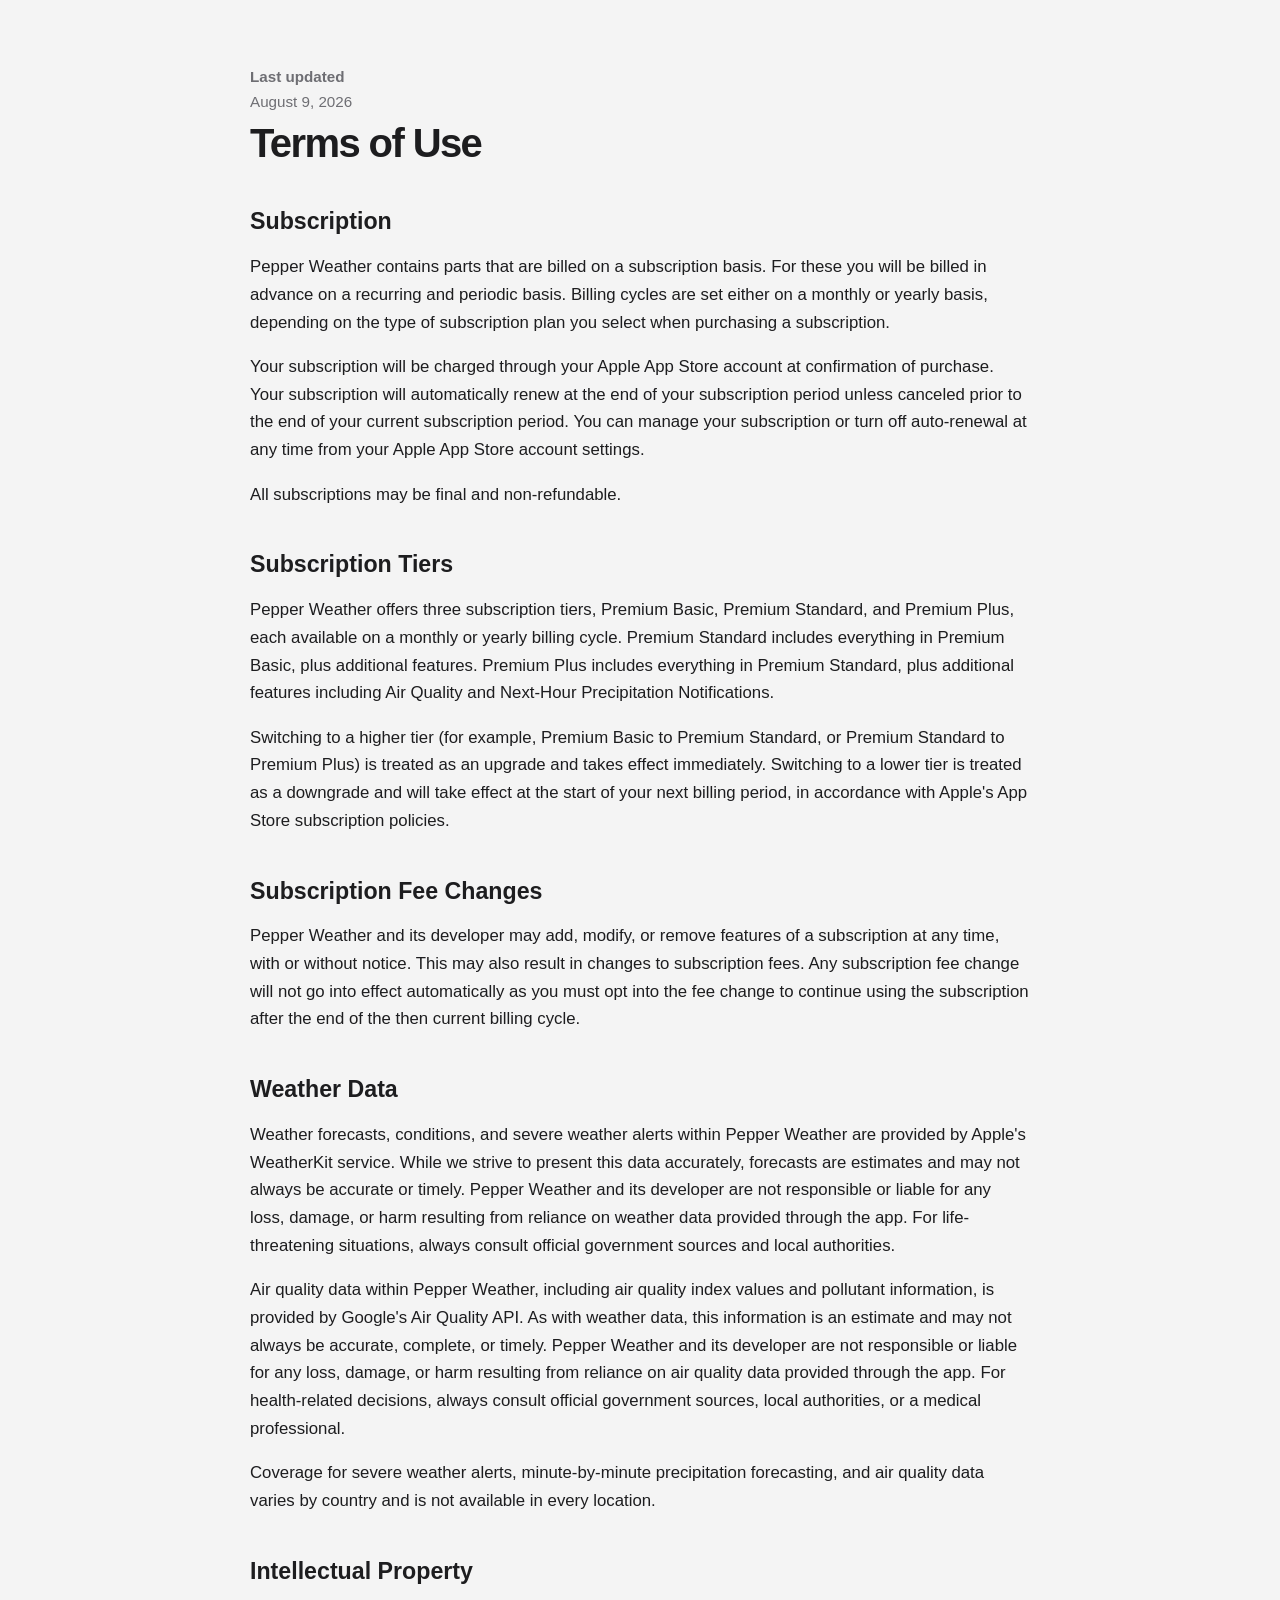
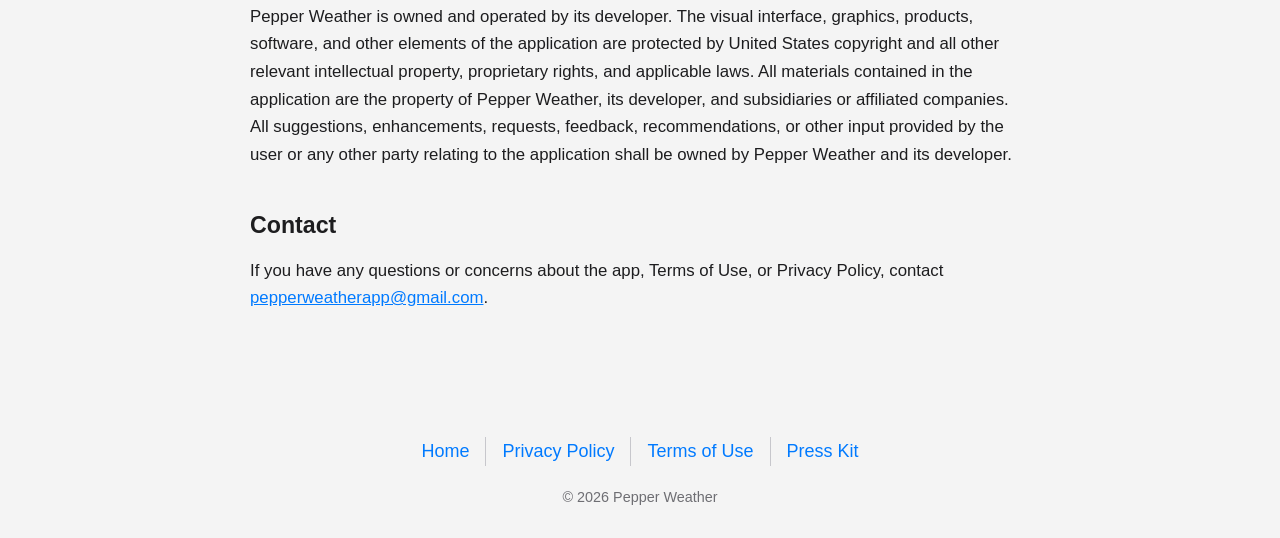
<file: pages/terms-of-use.html>
<!doctype html>
<html lang="en">
<head>
  <meta charset="utf-8">
  <meta name="viewport" content="width=device-width, initial-scale=1">
  <meta name="description" content="Terms of Use for Pepper Weather.">
  <title>Terms of Use · Pepper Weather</title>
  <link rel="icon" type="image/png" href="../content/Pepper%20Weather%20Favicon.png">
  <link rel="stylesheet" href="styles.css">
</head>
<body>
  <main class="document-page">
    <p class="eyebrow"><strong>Last updated</strong><br>August 9, 2026</p>
    <h1>Terms of Use</h1>

    <h2>Subscription</h2>
    <p>Pepper Weather contains parts that are billed on a subscription basis. For these you will be billed in advance on a recurring and periodic basis. Billing cycles are set either on a monthly or yearly basis, depending on the type of subscription plan you select when purchasing a subscription.</p>
    <p>Your subscription will be charged through your Apple App Store account at confirmation of purchase. Your subscription will automatically renew at the end of your subscription period unless canceled prior to the end of your current subscription period. You can manage your subscription or turn off auto-renewal at any time from your Apple App Store account settings.</p>
    <p>All subscriptions may be final and non-refundable.</p>

    <h2>Subscription Tiers</h2>
    <p>Pepper Weather offers three subscription tiers, Premium Basic, Premium Standard, and Premium Plus, each available on a monthly or yearly billing cycle. Premium Standard includes everything in Premium Basic, plus additional features. Premium Plus includes everything in Premium Standard, plus additional features including Air Quality and Next-Hour Precipitation Notifications.</p>
    <p>Switching to a higher tier (for example, Premium Basic to Premium Standard, or Premium Standard to Premium Plus) is treated as an upgrade and takes effect immediately. Switching to a lower tier is treated as a downgrade and will take effect at the start of your next billing period, in accordance with Apple's App Store subscription policies.</p>

    <h2>Subscription Fee Changes</h2>
    <p>Pepper Weather and its developer may add, modify, or remove features of a subscription at any time, with or without notice. This may also result in changes to subscription fees. Any subscription fee change will not go into effect automatically as you must opt into the fee change to continue using the subscription after the end of the then current billing cycle.</p>

    <h2>Weather Data</h2>
    <p>Weather forecasts, conditions, and severe weather alerts within Pepper Weather are provided by Apple's WeatherKit service. While we strive to present this data accurately, forecasts are estimates and may not always be accurate or timely. Pepper Weather and its developer are not responsible or liable for any loss, damage, or harm resulting from reliance on weather data provided through the app. For life-threatening situations, always consult official government sources and local authorities.</p>
    <p>Air quality data within Pepper Weather, including air quality index values and pollutant information, is provided by Google's Air Quality API. As with weather data, this information is an estimate and may not always be accurate, complete, or timely. Pepper Weather and its developer are not responsible or liable for any loss, damage, or harm resulting from reliance on air quality data provided through the app. For health-related decisions, always consult official government sources, local authorities, or a medical professional.</p>
    <p>Coverage for severe weather alerts, minute-by-minute precipitation forecasting, and air quality data varies by country and is not available in every location.</p>

    <h2>Intellectual Property</h2>
    <p>Pepper Weather is owned and operated by its developer. The visual interface, graphics, products, software, and other elements of the application are protected by United States copyright and all other relevant intellectual property, proprietary rights, and applicable laws. All materials contained in the application are the property of Pepper Weather, its developer, and subsidiaries or affiliated companies. All suggestions, enhancements, requests, feedback, recommendations, or other input provided by the user or any other party relating to the application shall be owned by Pepper Weather and its developer.</p>

    <h2>Contact</h2>
    <p>If you have any questions or concerns about the app, Terms of Use, or Privacy Policy, contact <a href="mailto:pepperweatherapp@gmail.com">pepperweatherapp@gmail.com</a>.</p>
  </main>
  <footer>
    <nav class="page-links" aria-label="Page navigation">
      <a href="../">Home</a>
      <a href="privacy-policy">Privacy Policy</a>
      <a href="terms-of-use" aria-current="page">Terms of Use</a>
      <a href="press-kit">Press Kit</a>
    </nav>
    <div>© 2026 Pepper Weather</div>
  </footer>
</body>
</html>
</file>
<file: pages/styles.css>
:root {
  color-scheme: light;
  --ios-system-blue: #007AFF;
}
* { box-sizing: border-box; }
body {
  margin: 0;
  font-family: -apple-system, BlinkMacSystemFont, "Segoe UI", sans-serif;
  color: #1d1d1f;
  background: #F4F4F4;
  line-height: 1.65;
}
a { color: var(--ios-system-blue); }
header {
  background: #fff;
  border-bottom: 1px solid #dedee3;
}
.nav, main {
  width: min(920px, calc(100% - 40px));
  margin: 0 auto;
}
.nav {
  display: flex;
  justify-content: space-between;
  align-items: center;
  min-height: 64px;
  gap: 20px;
}
.top-nav { justify-content: flex-end; }
.brand { color: #1d1d1f; font-weight: 700; text-decoration: none; }
.nav-links { display: flex; gap: 18px; }
.nav-links a { font-size: .95rem; text-decoration: none; }
main { max-width: 780px; padding: 64px 0 80px; }
.home-hero {
  max-width: 920px;
  display: grid;
  grid-template-columns: minmax(0, 1fr) minmax(250px, 336px);
  align-items: center;
  gap: clamp(32px, 6vw, 64px);
}
.features {
  width: min(920px, calc(100% - 40px));
  margin: 0 auto;
  padding: 0 0 80px;
  display: grid;
  grid-template-columns: repeat(3, minmax(0, 1fr));
  gap: 56px 48px;
}
.features h2 { margin: 0 0 8px; font-size: 1rem; font-weight: 700; }
.features p { margin: 0; color: #6e6e73; font-size: .875rem; }
.eyebrow { color: #6e6e73; font-size: .95rem; margin: 0 0 8px; }
h1 { font-size: clamp(2.3rem, 7vw, 4rem); letter-spacing: -.04em; line-height: 1.08; margin: 0 0 40px; }
.document-page h1 { font-size: clamp(2rem, 4vw, 2.5rem); }
.home-hero h1 { font-size: clamp(2.25rem, 5vw, 3rem); margin-bottom: 8px; }
.app-icon {
  display: block;
  width: 132px;
  height: 132px;
  margin: 0 0 16px;
  border-radius: 29px;
}
.hero-copy > h2 { margin: 0; color: #6e6e73; font-weight: 400; }
.hero-copy > p { margin: 28px 0 0; }
h2 { font-size: 1.45rem; line-height: 1.25; margin: 42px 0 12px; }
p, li { font-size: 1.05rem; }
ul { padding-left: 24px; }
.notice {
  padding: 20px 24px;
  background: #fff;
  border-radius: 16px;
  color: #515154;
}
.gallery {
  display: grid;
  grid-template-columns: repeat(auto-fit, minmax(151px, 1fr));
  gap: 16px;
  align-items: start;
}
.gallery img {
  display: block;
  width: 100%;
  border-radius: 14px;
  box-shadow: 0 8px 22px rgb(0 0 0 / 12%);
}
.gallery .ipad { grid-column: span 2; }
.gallery + p { margin-top: 40px; }
.download {
  color: var(--ios-system-blue);
  font-weight: 400;
  text-decoration: underline;
}
.app-store-badge img { display: block; height: 60px; width: auto; }
.app-screenshot {
  display: block;
  width: min(336px, 100%);
  height: auto;
  margin: 0 auto;
  border-radius: 24px;
}
footer { padding: 28px 20px; text-align: center; color: #6e6e73; font-size: .9rem; }
.footer-links { display: flex; justify-content: center; gap: 18px; margin-bottom: 10px; }
.footer-links a { color: var(--ios-system-blue); font-size: 1.125rem; text-decoration: none; }
.footer-links a + a { margin-left: -2px; padding-left: 16px; border-left: 1px solid #c7c7cc; }
.page-links { display: flex; flex-wrap: wrap; justify-content: center; gap: 0; margin-bottom: 20px; }
.page-links a {
  color: var(--ios-system-blue);
  font-size: 1.125rem;
  font-weight: 400;
  text-decoration: none;
}
.page-links a + a { margin-left: 16px; padding-left: 16px; border-left: 1px solid #c7c7cc; }
@media (max-width: 700px) {
  .home-hero { grid-template-columns: 1fr; }
  .app-screenshot { margin-top: 48px; }
  .features { grid-template-columns: repeat(2, minmax(0, 1fr)); }
}
@media (max-width: 500px) {
  .nav { min-height: 58px; }
  main { padding-top: 44px; }
  .features { grid-template-columns: 1fr; gap: 36px; }
  .page-links a + a { margin-left: 12px; padding-left: 12px; }
  .gallery .ipad { grid-column: span 1; }
}
</file>
<file: Pages/styles.css>
:root {
  color-scheme: light;
  --ios-system-blue: #007AFF;
}
* { box-sizing: border-box; }
body {
  margin: 0;
  font-family: -apple-system, BlinkMacSystemFont, "Segoe UI", sans-serif;
  color: #1d1d1f;
  background: #F4F4F4;
  line-height: 1.65;
}
a { color: var(--ios-system-blue); }
header {
  background: #fff;
  border-bottom: 1px solid #dedee3;
}
.nav, main {
  width: min(920px, calc(100% - 40px));
  margin: 0 auto;
}
.nav {
  display: flex;
  justify-content: space-between;
  align-items: center;
  min-height: 64px;
  gap: 20px;
}
.top-nav { justify-content: flex-end; }
.brand { color: #1d1d1f; font-weight: 700; text-decoration: none; }
.nav-links { display: flex; gap: 18px; }
.nav-links a { font-size: .95rem; text-decoration: none; }
main { max-width: 780px; padding: 64px 0 80px; }
.home-hero {
  max-width: 920px;
  display: grid;
  grid-template-columns: minmax(0, 1fr) minmax(250px, 336px);
  align-items: center;
  gap: clamp(32px, 6vw, 64px);
}
.features {
  width: min(920px, calc(100% - 40px));
  margin: 0 auto;
  padding: 0 0 80px;
  display: grid;
  grid-template-columns: repeat(3, minmax(0, 1fr));
  gap: 56px 48px;
}
.features h2 { margin: 0 0 8px; font-size: 1rem; font-weight: 700; }
.features p { margin: 0; color: #6e6e73; font-size: .875rem; }
.eyebrow { color: #6e6e73; font-size: .95rem; margin: 0 0 8px; }
h1 { font-size: clamp(2.3rem, 7vw, 4rem); letter-spacing: -.04em; line-height: 1.08; margin: 0 0 40px; }
.document-page h1 { font-size: clamp(2rem, 4vw, 2.5rem); }
.home-hero h1 { font-size: clamp(2.25rem, 5vw, 3rem); margin-bottom: 8px; }
.app-icon {
  display: block;
  width: 132px;
  height: 132px;
  margin: 0 0 16px;
  border-radius: 29px;
}
.hero-copy > h2 { margin: 0; color: #6e6e73; font-weight: 400; }
.hero-copy > p { margin: 28px 0 0; }
h2 { font-size: 1.45rem; line-height: 1.25; margin: 42px 0 12px; }
p, li { font-size: 1.05rem; }
ul { padding-left: 24px; }
.notice {
  padding: 20px 24px;
  background: #fff;
  border-radius: 16px;
  color: #515154;
}
.gallery {
  display: grid;
  grid-template-columns: repeat(auto-fit, minmax(151px, 1fr));
  gap: 16px;
  align-items: start;
}
.gallery img {
  display: block;
  width: 100%;
  border-radius: 14px;
  box-shadow: 0 8px 22px rgb(0 0 0 / 12%);
}
.gallery .ipad { grid-column: span 2; }
.gallery + p { margin-top: 40px; }
.download {
  color: var(--ios-system-blue);
  font-weight: 400;
  text-decoration: underline;
}
.app-store-badge img { display: block; height: 60px; width: auto; }
.app-screenshot {
  display: block;
  width: min(336px, 100%);
  height: auto;
  margin: 0 auto;
  border-radius: 24px;
}
footer { padding: 28px 20px; text-align: center; color: #6e6e73; font-size: .9rem; }
.footer-links { display: flex; justify-content: center; gap: 18px; margin-bottom: 10px; }
.footer-links a { color: var(--ios-system-blue); font-size: 1.125rem; text-decoration: none; }
.footer-links a + a { margin-left: -2px; padding-left: 16px; border-left: 1px solid #c7c7cc; }
.page-links { display: flex; flex-wrap: wrap; justify-content: center; gap: 0; margin-bottom: 20px; }
.page-links a {
  color: var(--ios-system-blue);
  font-size: 1.125rem;
  font-weight: 400;
  text-decoration: none;
}
.page-links a + a { margin-left: 16px; padding-left: 16px; border-left: 1px solid #c7c7cc; }
@media (max-width: 700px) {
  .home-hero { grid-template-columns: 1fr; }
  .app-screenshot { margin-top: 48px; }
  .features { grid-template-columns: repeat(2, minmax(0, 1fr)); }
}
@media (max-width: 500px) {
  .nav { min-height: 58px; }
  main { padding-top: 44px; }
  .features { grid-template-columns: 1fr; gap: 36px; }
  .page-links a + a { margin-left: 12px; padding-left: 12px; }
  .gallery .ipad { grid-column: span 1; }
}
</file>
